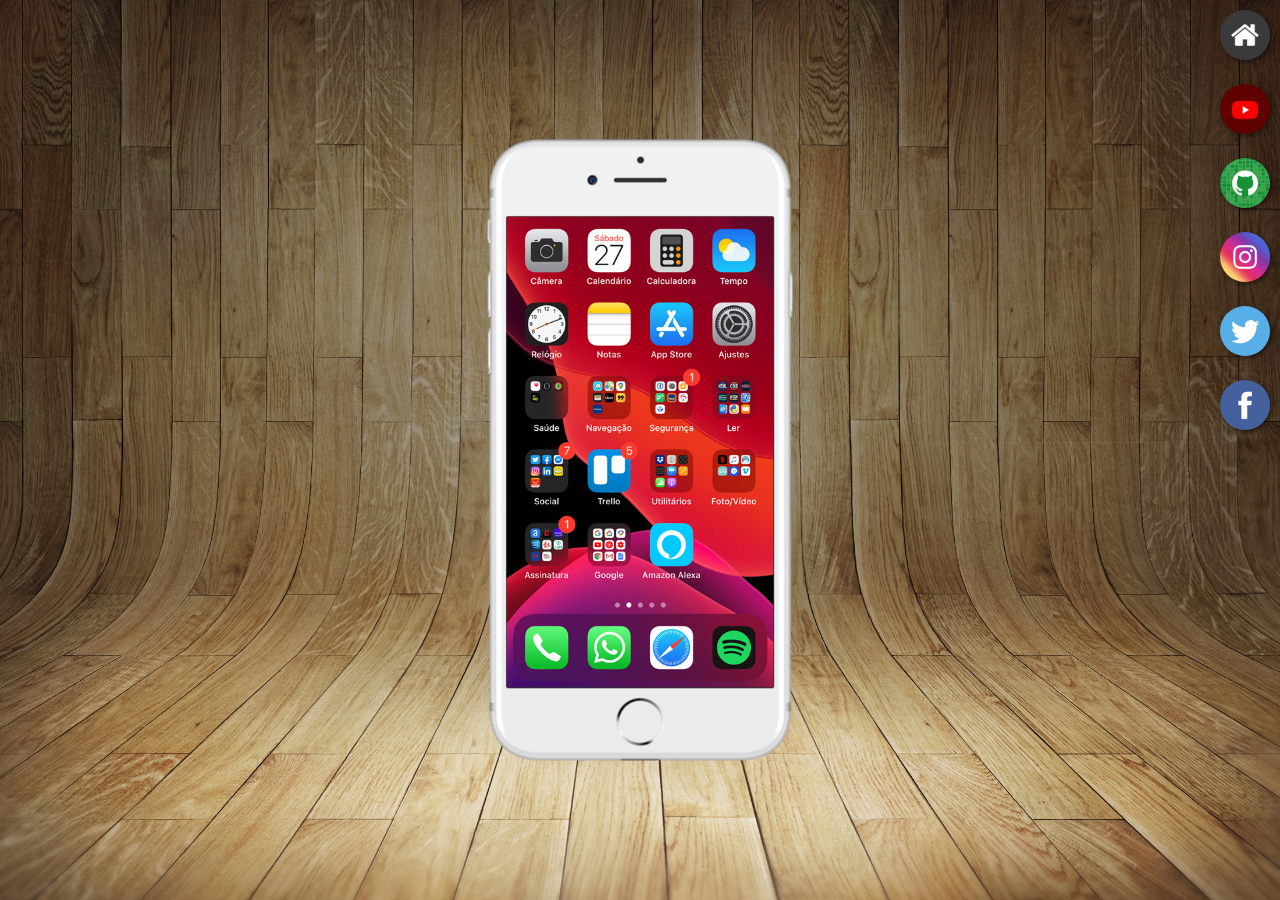
<file: index.html>
<!DOCTYPE html>
<html lang="pt-br">
<head>
    <meta charset="UTF-8">
    <meta http-equiv="X-UA-Compatible" content="IE=edge">
    <meta name="viewport" content="width=device-width, initial-scale=1.0">
    <title>Redes Socias</title>
    <link rel="shortcut icon" href="favicon.ico" type="image/x-icon">
    <link rel="stylesheet" href="estilos/style.css">
</head>
<body>
    <main>
        <section id="telefone">
            <iframe src="home.html" frameborder="0" name="tela" id="tela"></iframe>
        </section>
        <section id="redes-socias">
            <a href="home.html" target="tela"><img src="imagens/logo-home.jpg" alt="Home"></a><br>
            <a href="youtube.html" target="tela"><img src="imagens/logo-youtube.jpg" alt="Youtube"></a><br>
            <a href="github.html" target="tela"><img src="imagens/logo-github.jpg" alt="Github"></a><br>
            <a href="instagram.html" target="tela"><img src="imagens/logo-instagram.jpg" alt="Instagram"></a><br>
            <a href="twitter.html" target="tela"><img src="imagens/logo-twitter.jpg" alt="Twitter"></a><br>
            <a href="facebook.html" target="tela"><img src="imagens/logo-facebook.jpg" alt="Facebook"></a>
        </section>
    </main>
</body>
</html>
</file>
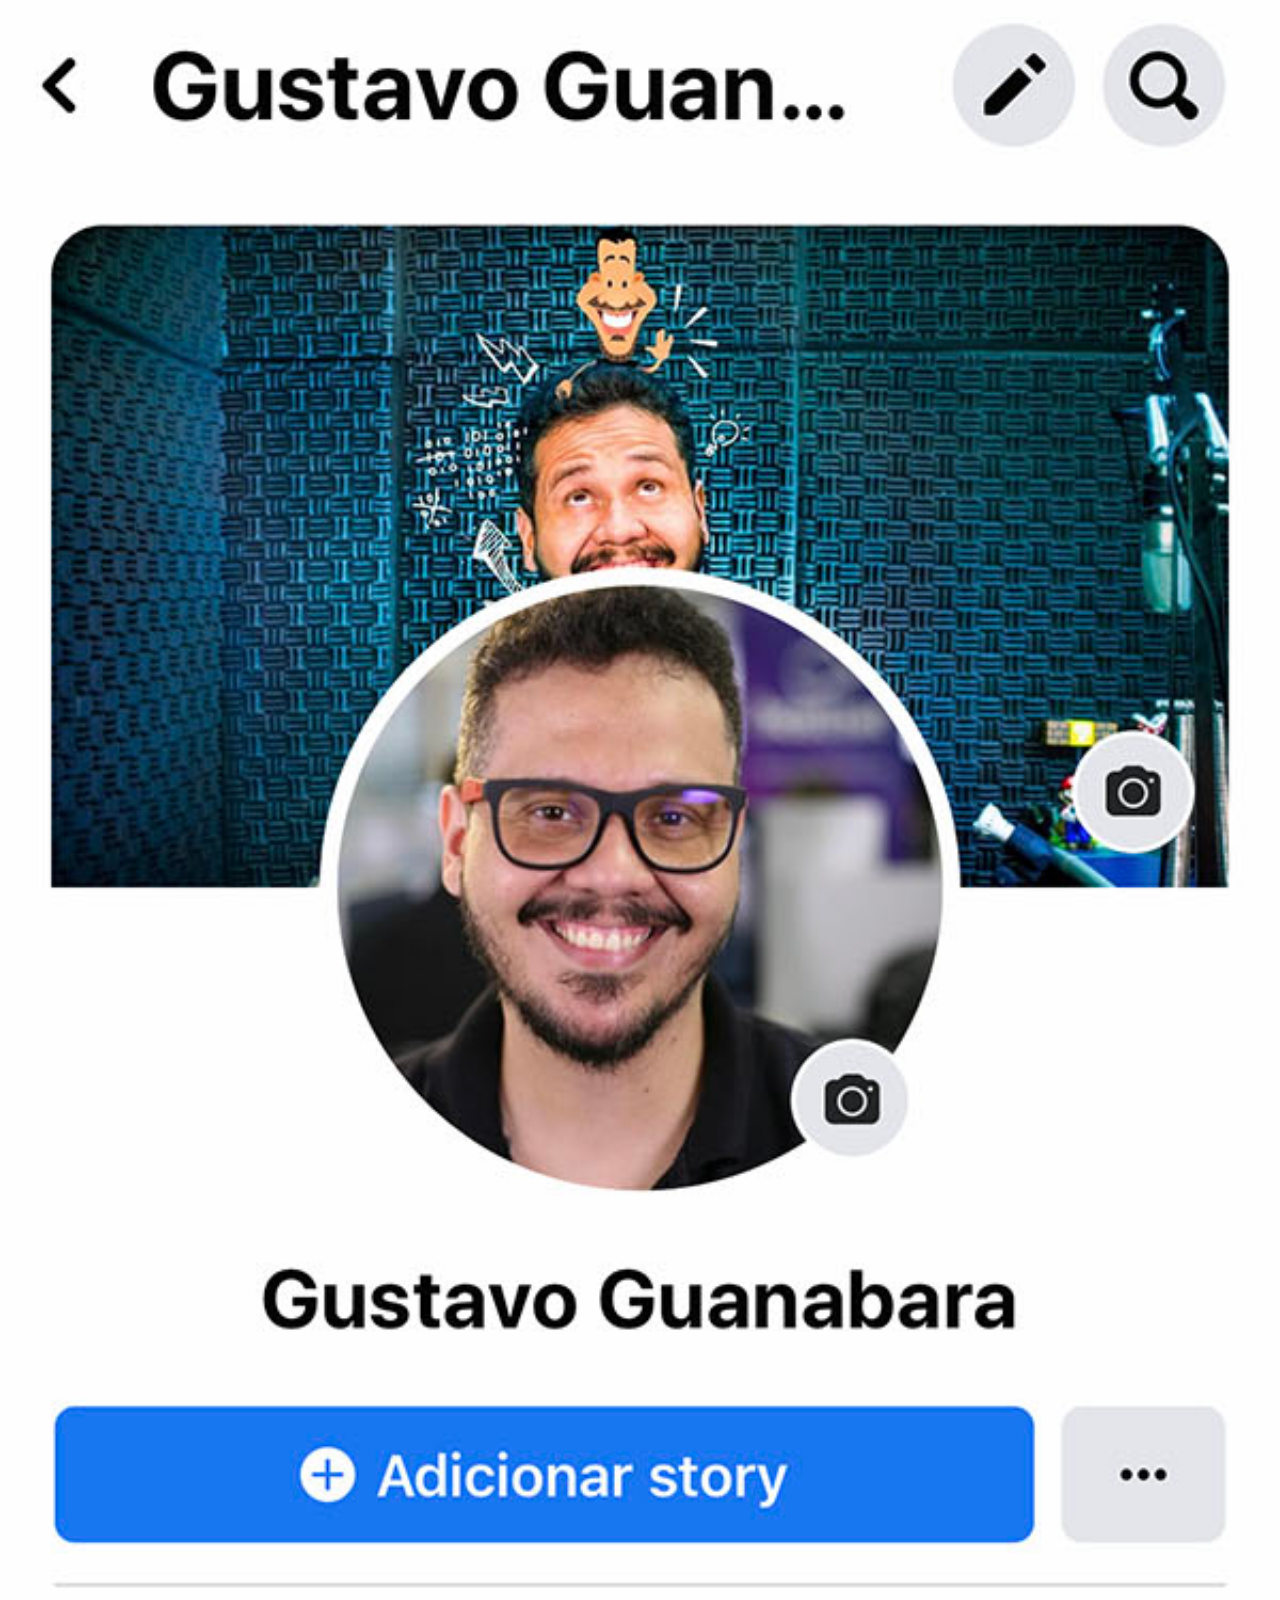
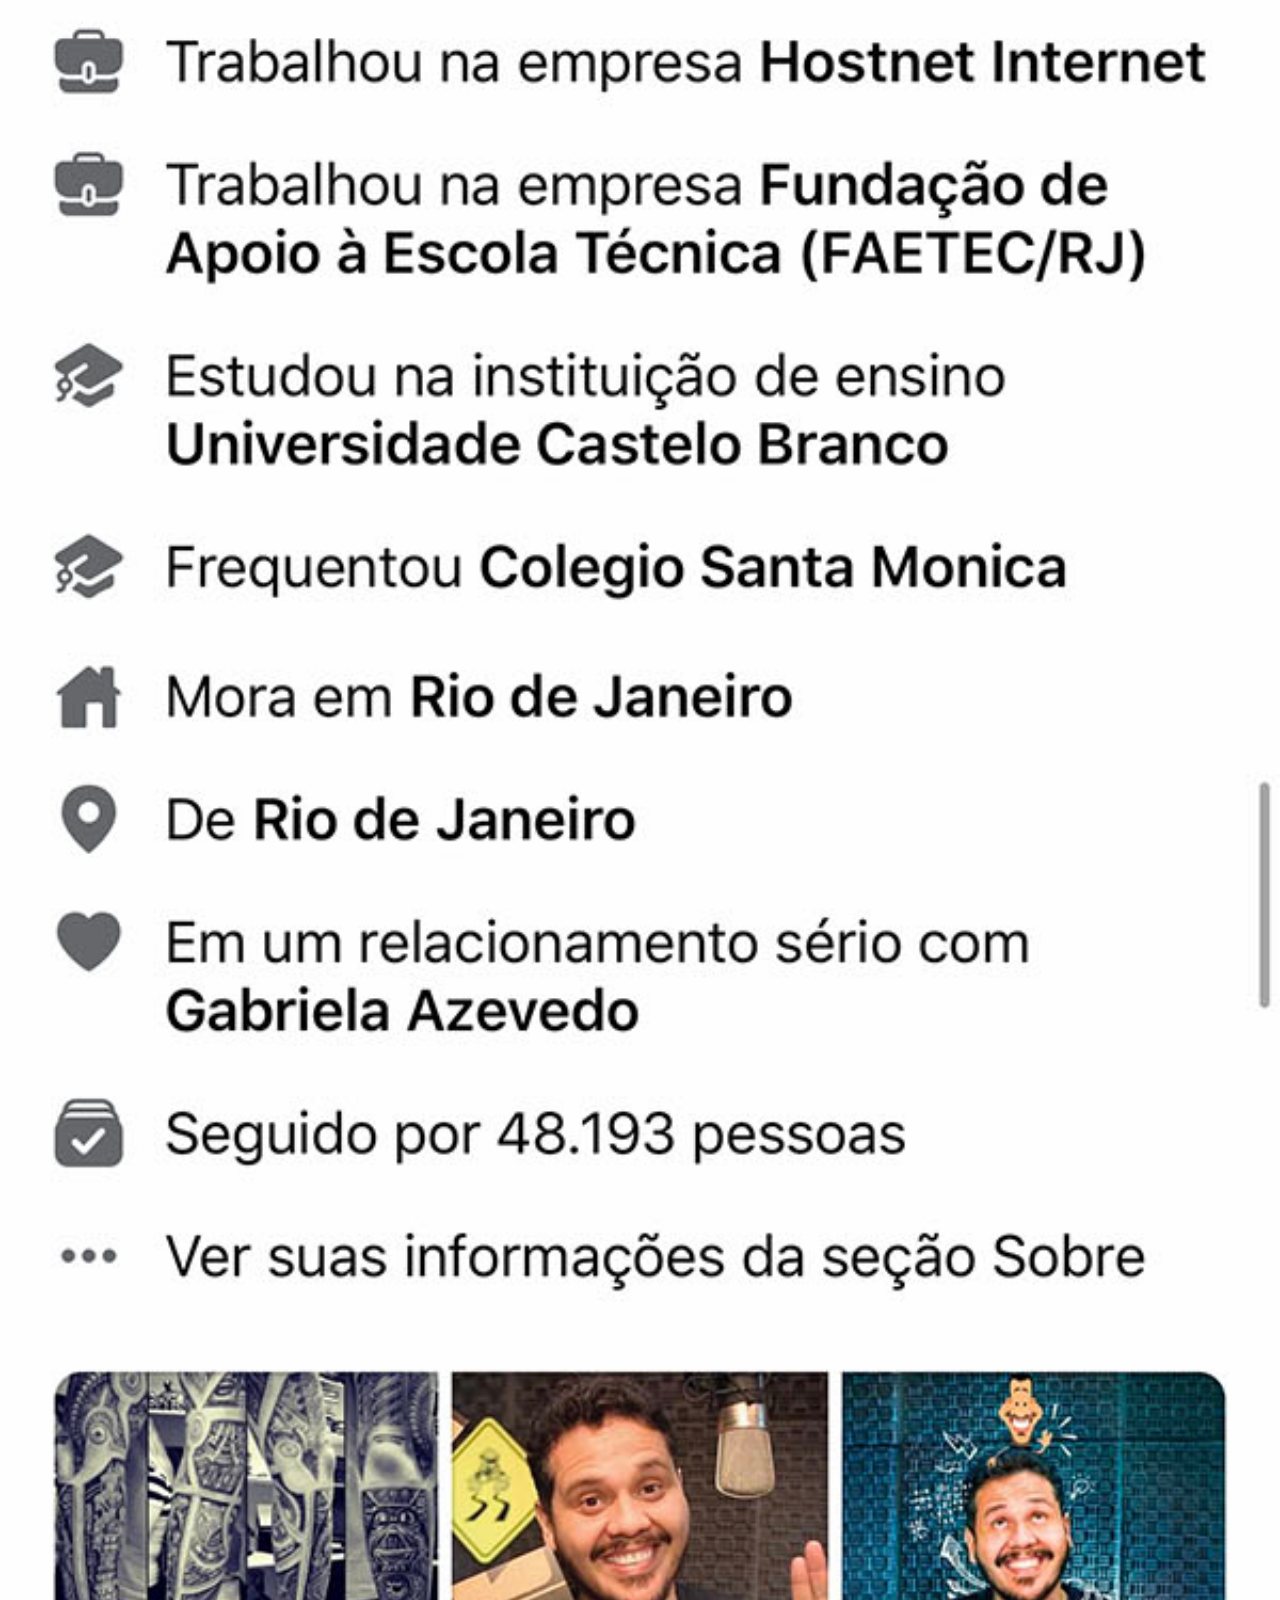
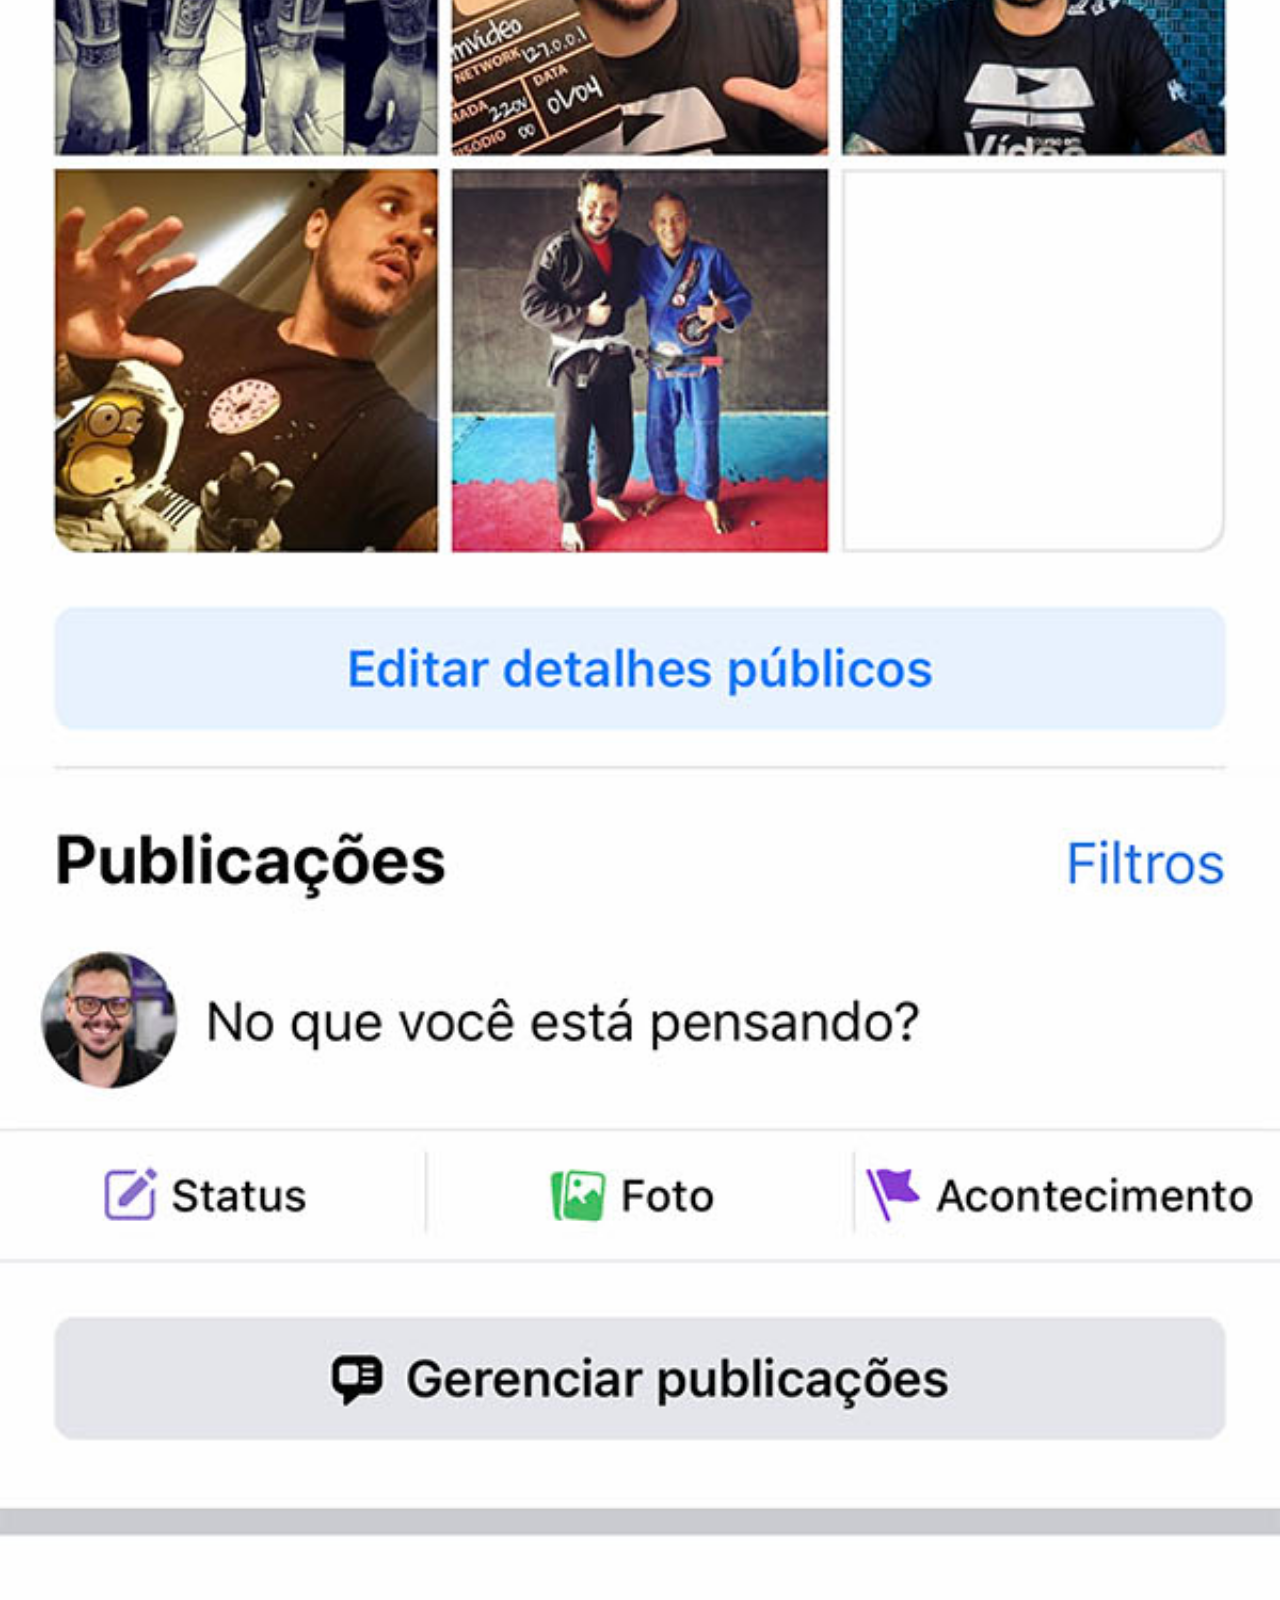
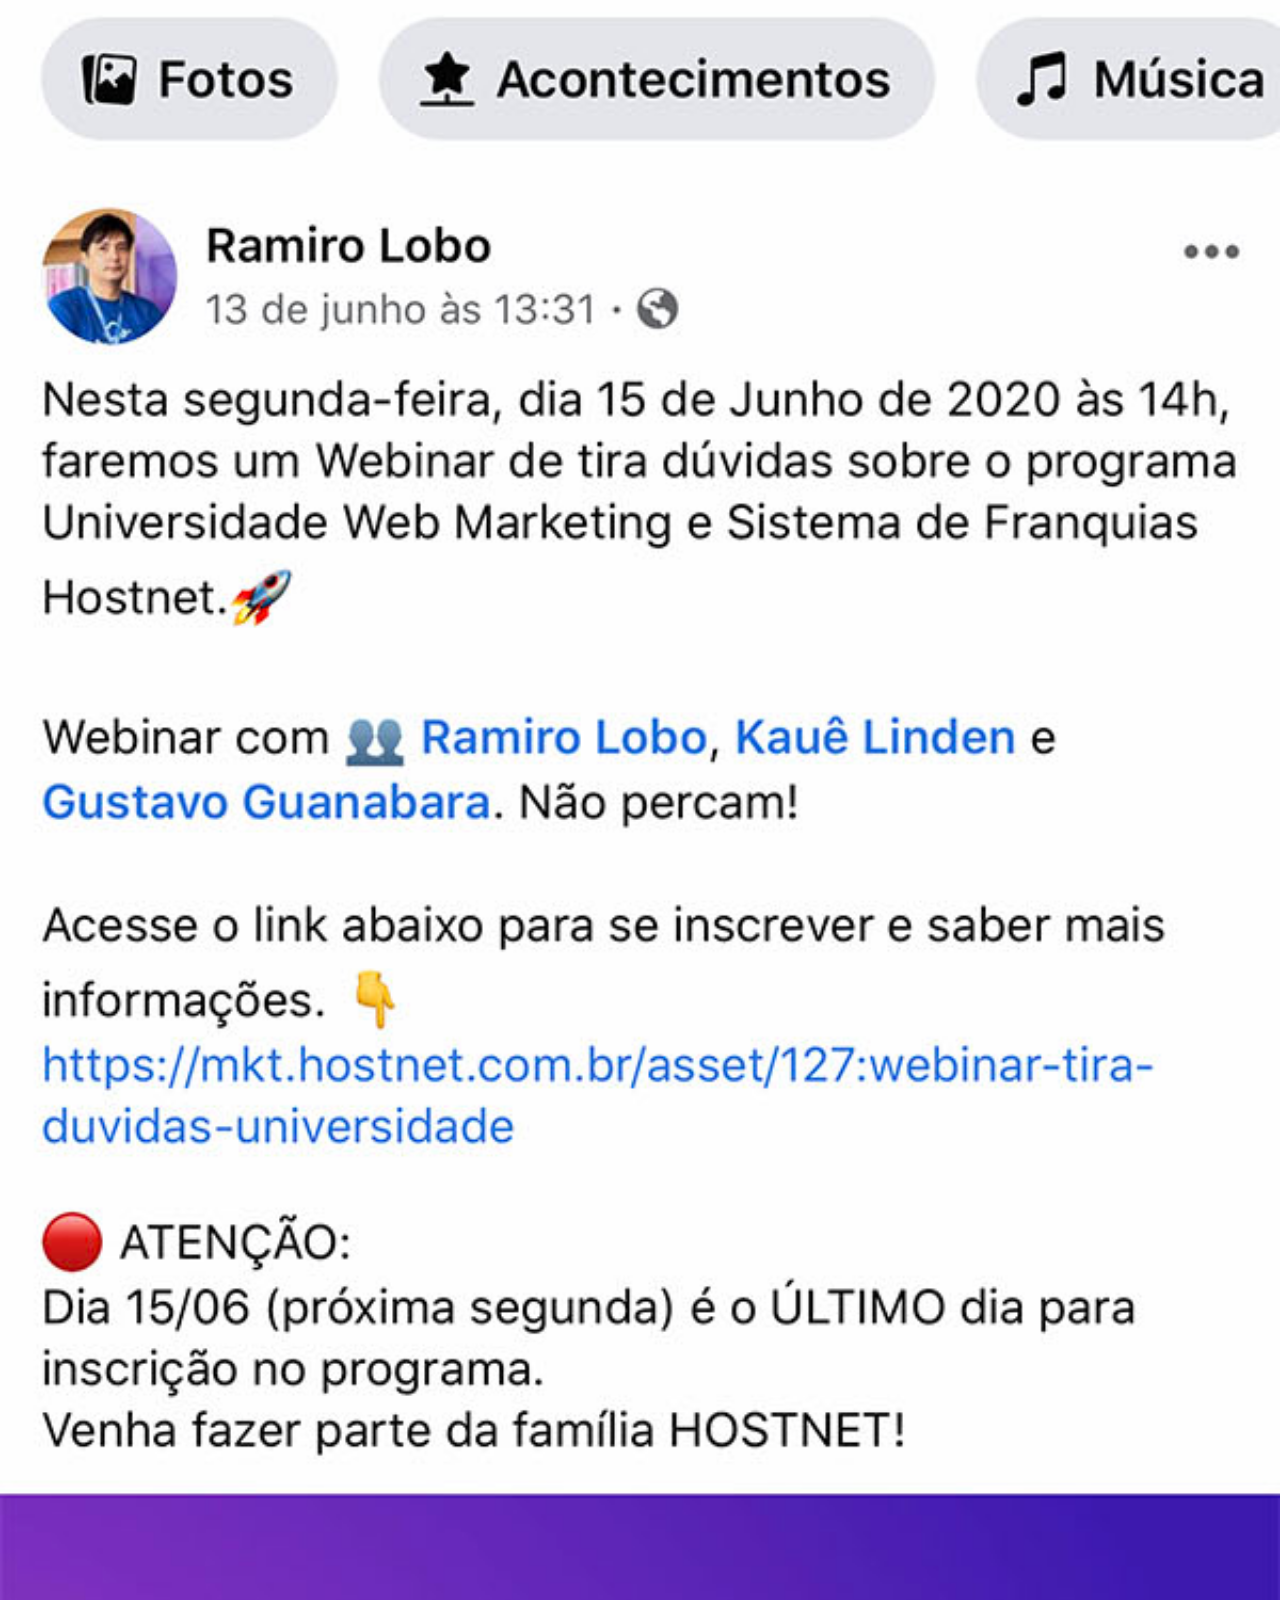
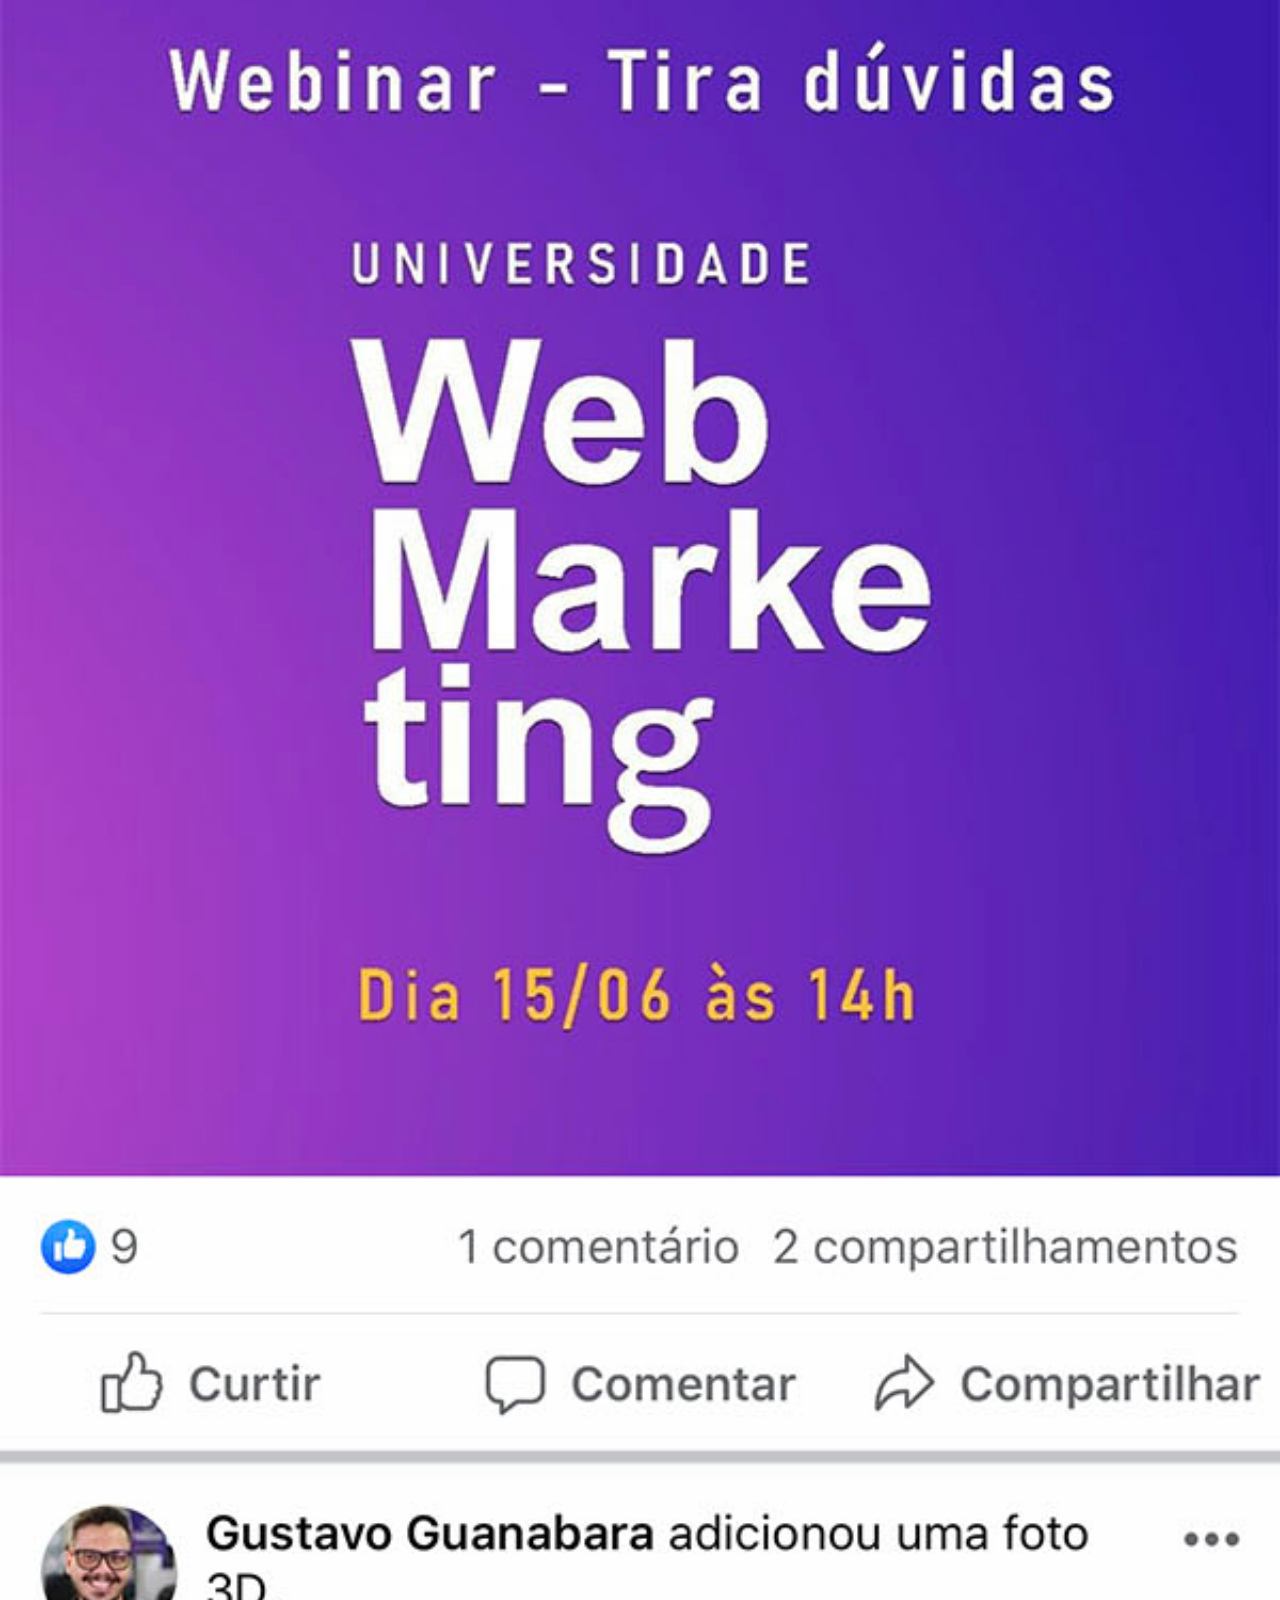
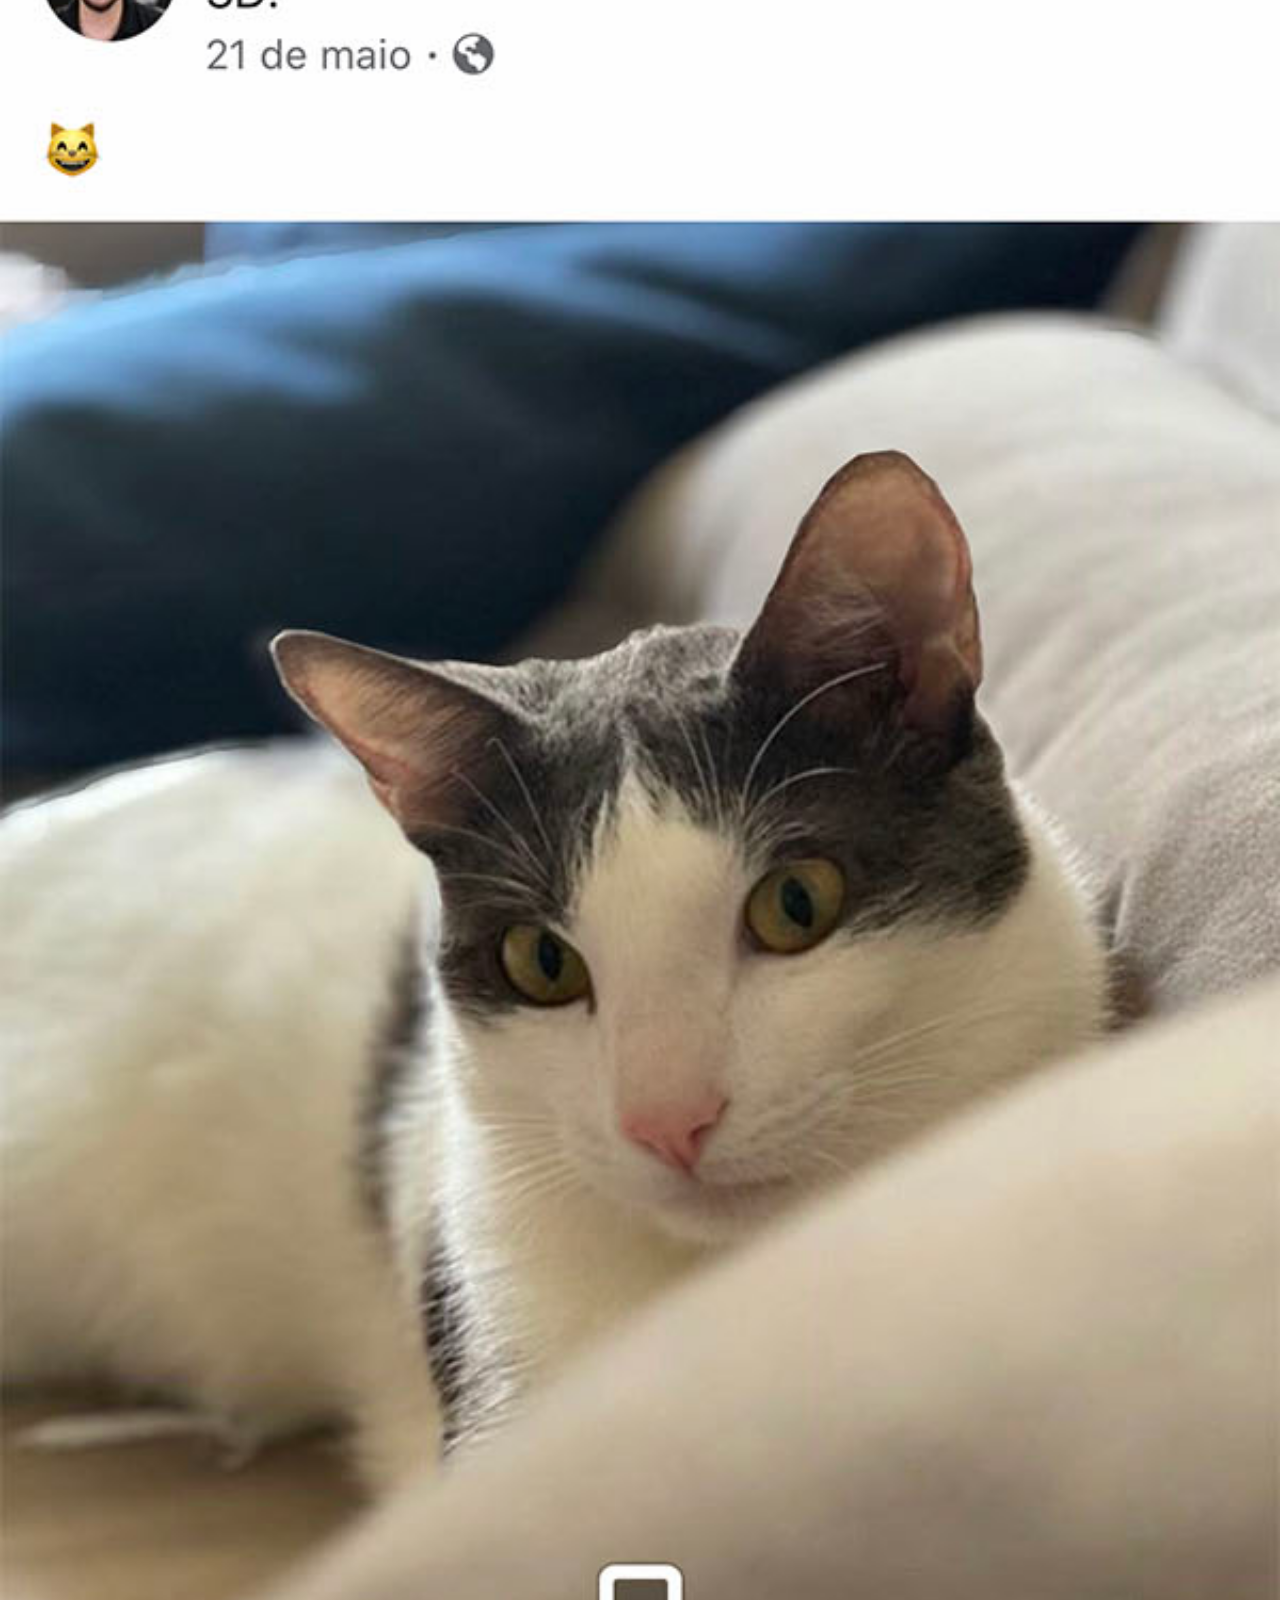
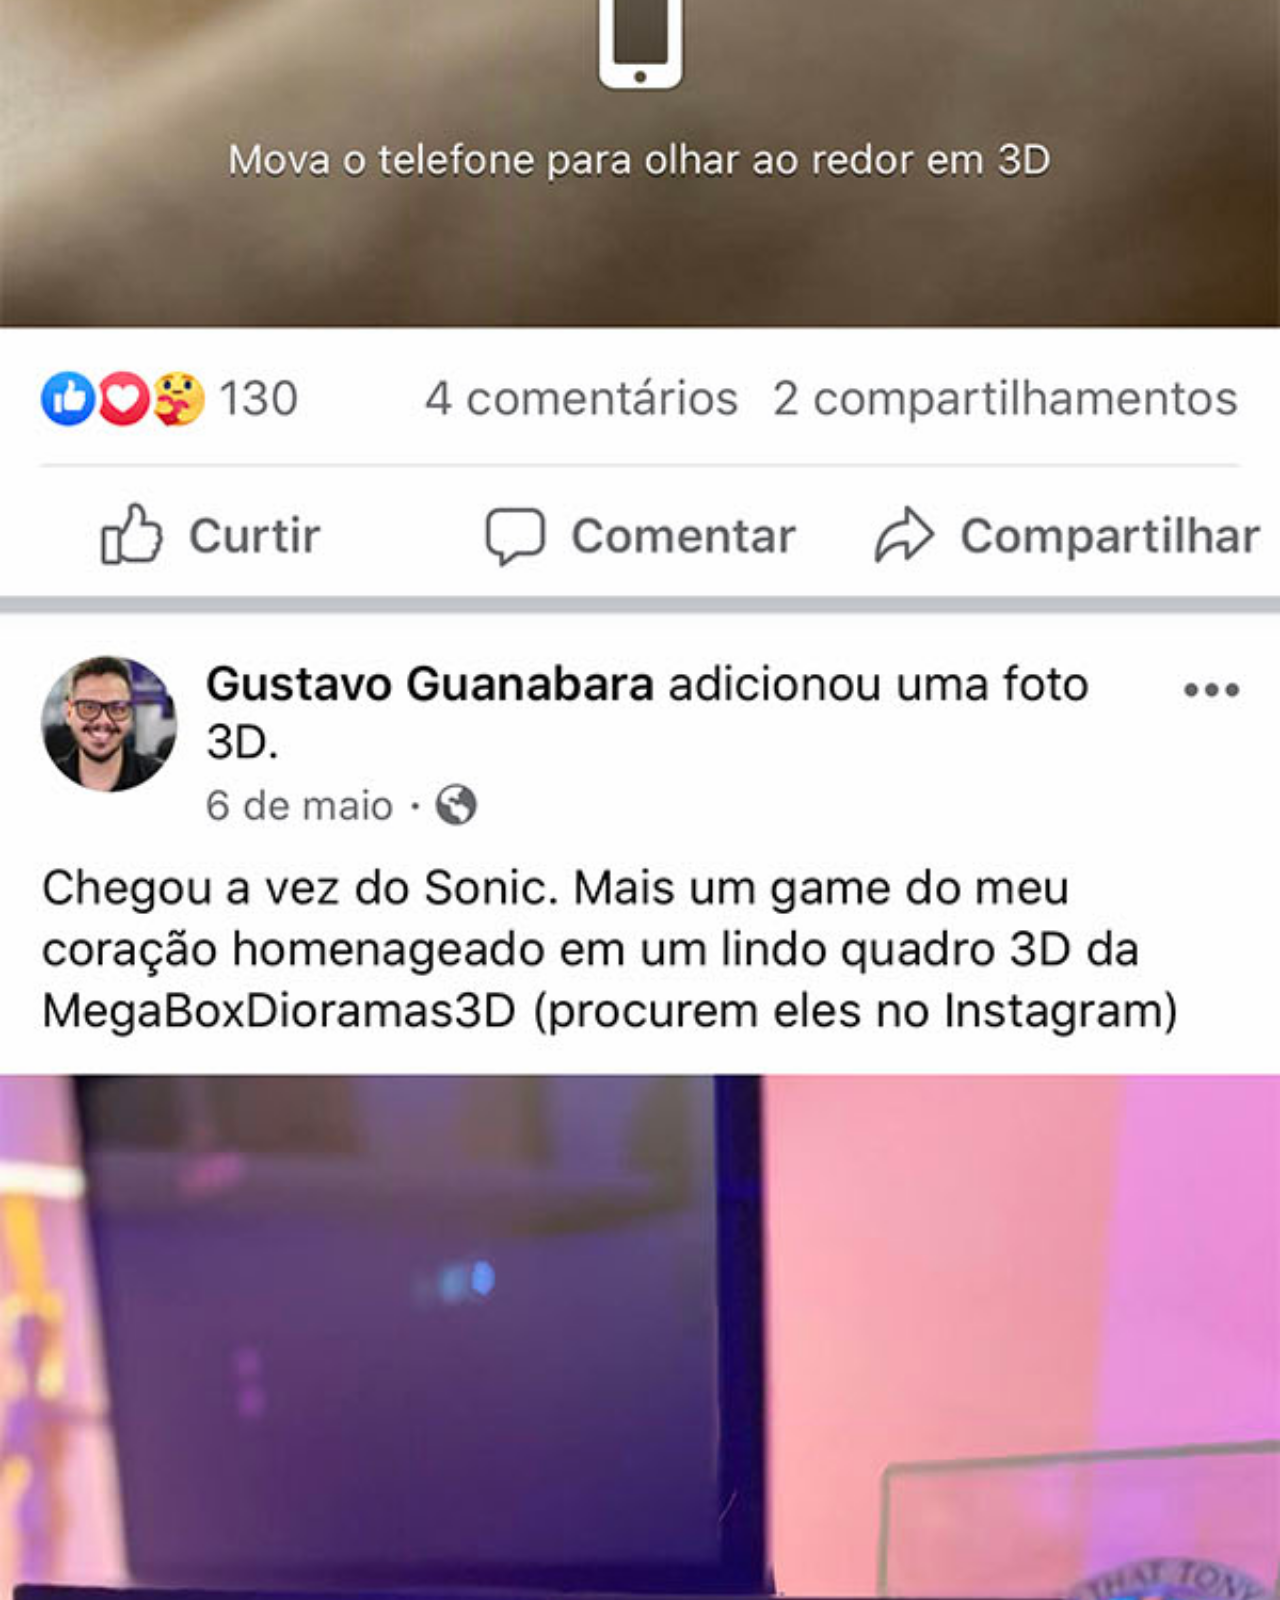
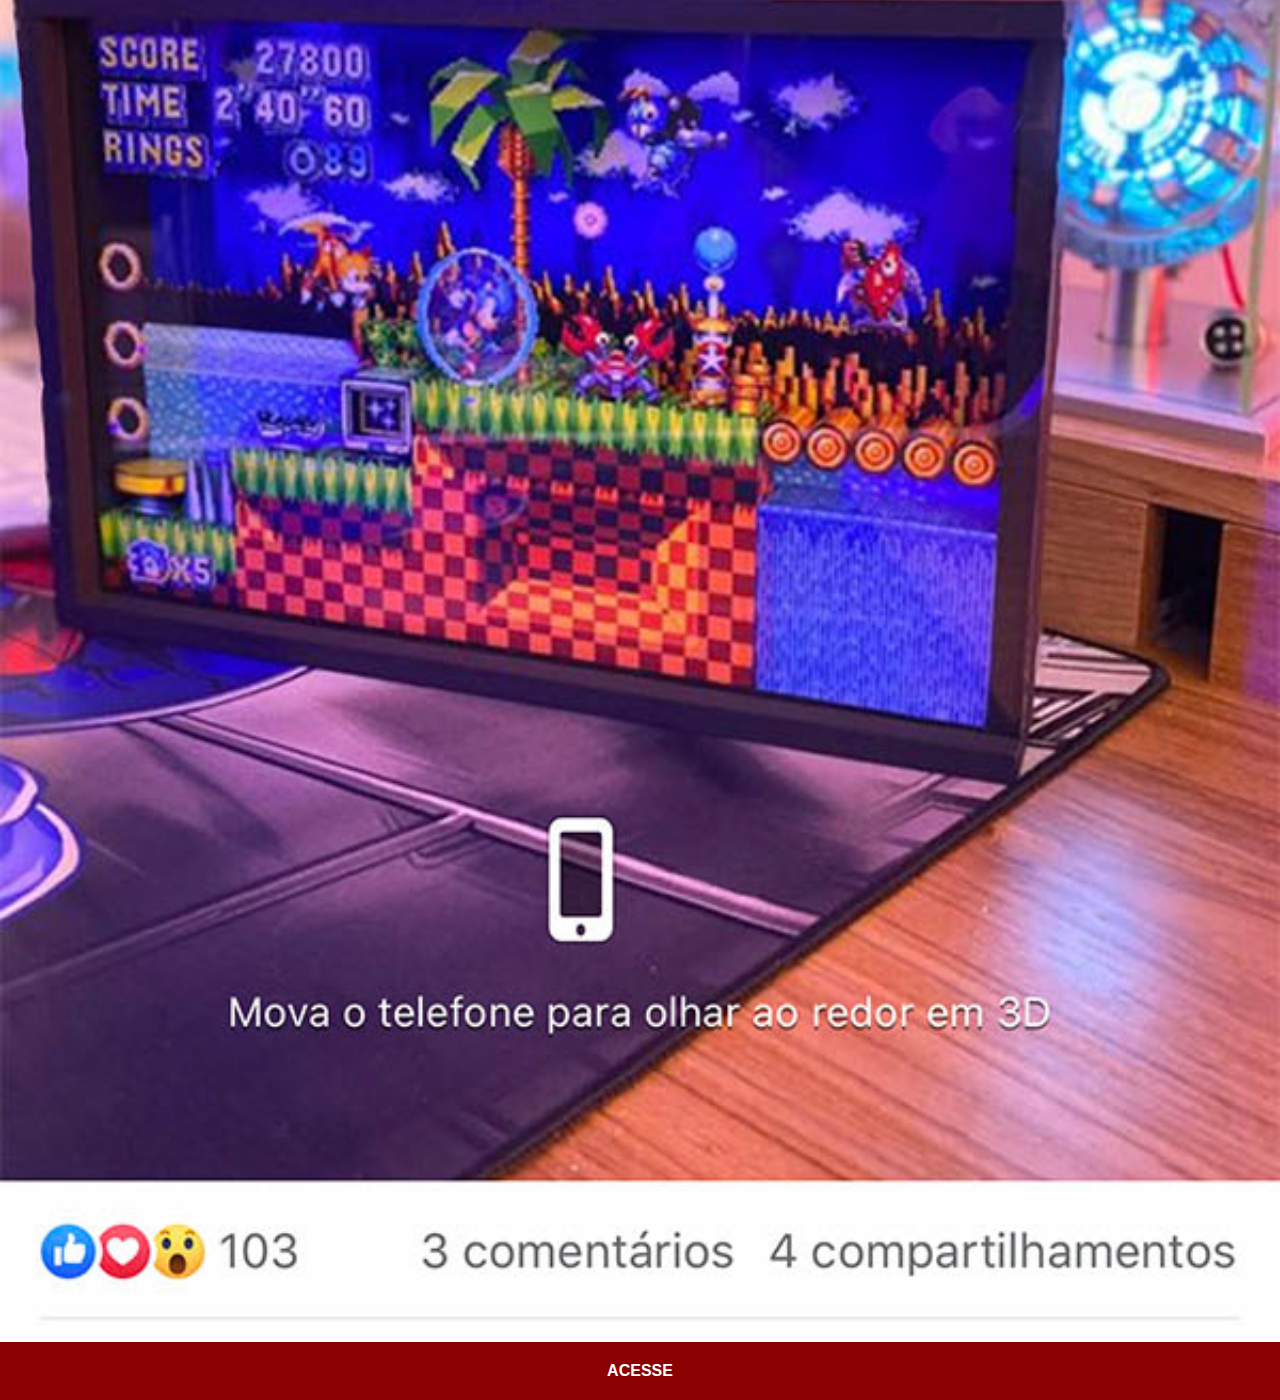
<file: facebook.html>
<!DOCTYPE html>
<html lang="pt-br">
<head>
    <meta charset="UTF-8">
    <meta http-equiv="X-UA-Compatible" content="IE=edge">
    <meta name="viewport" content="width=device-width, initial-scale=1.0">
    <title>Facebook</title>
    <link rel="stylesheet" href="estilos/social.css">
</head>
<body>
    <img src="imagens/tela-facebook.jpg" alt="Twitter">
    <a href="https://www.facebook.com/gustavoguanabara" target="_blank">ACESSE</a>
</body>
</html>
</file>
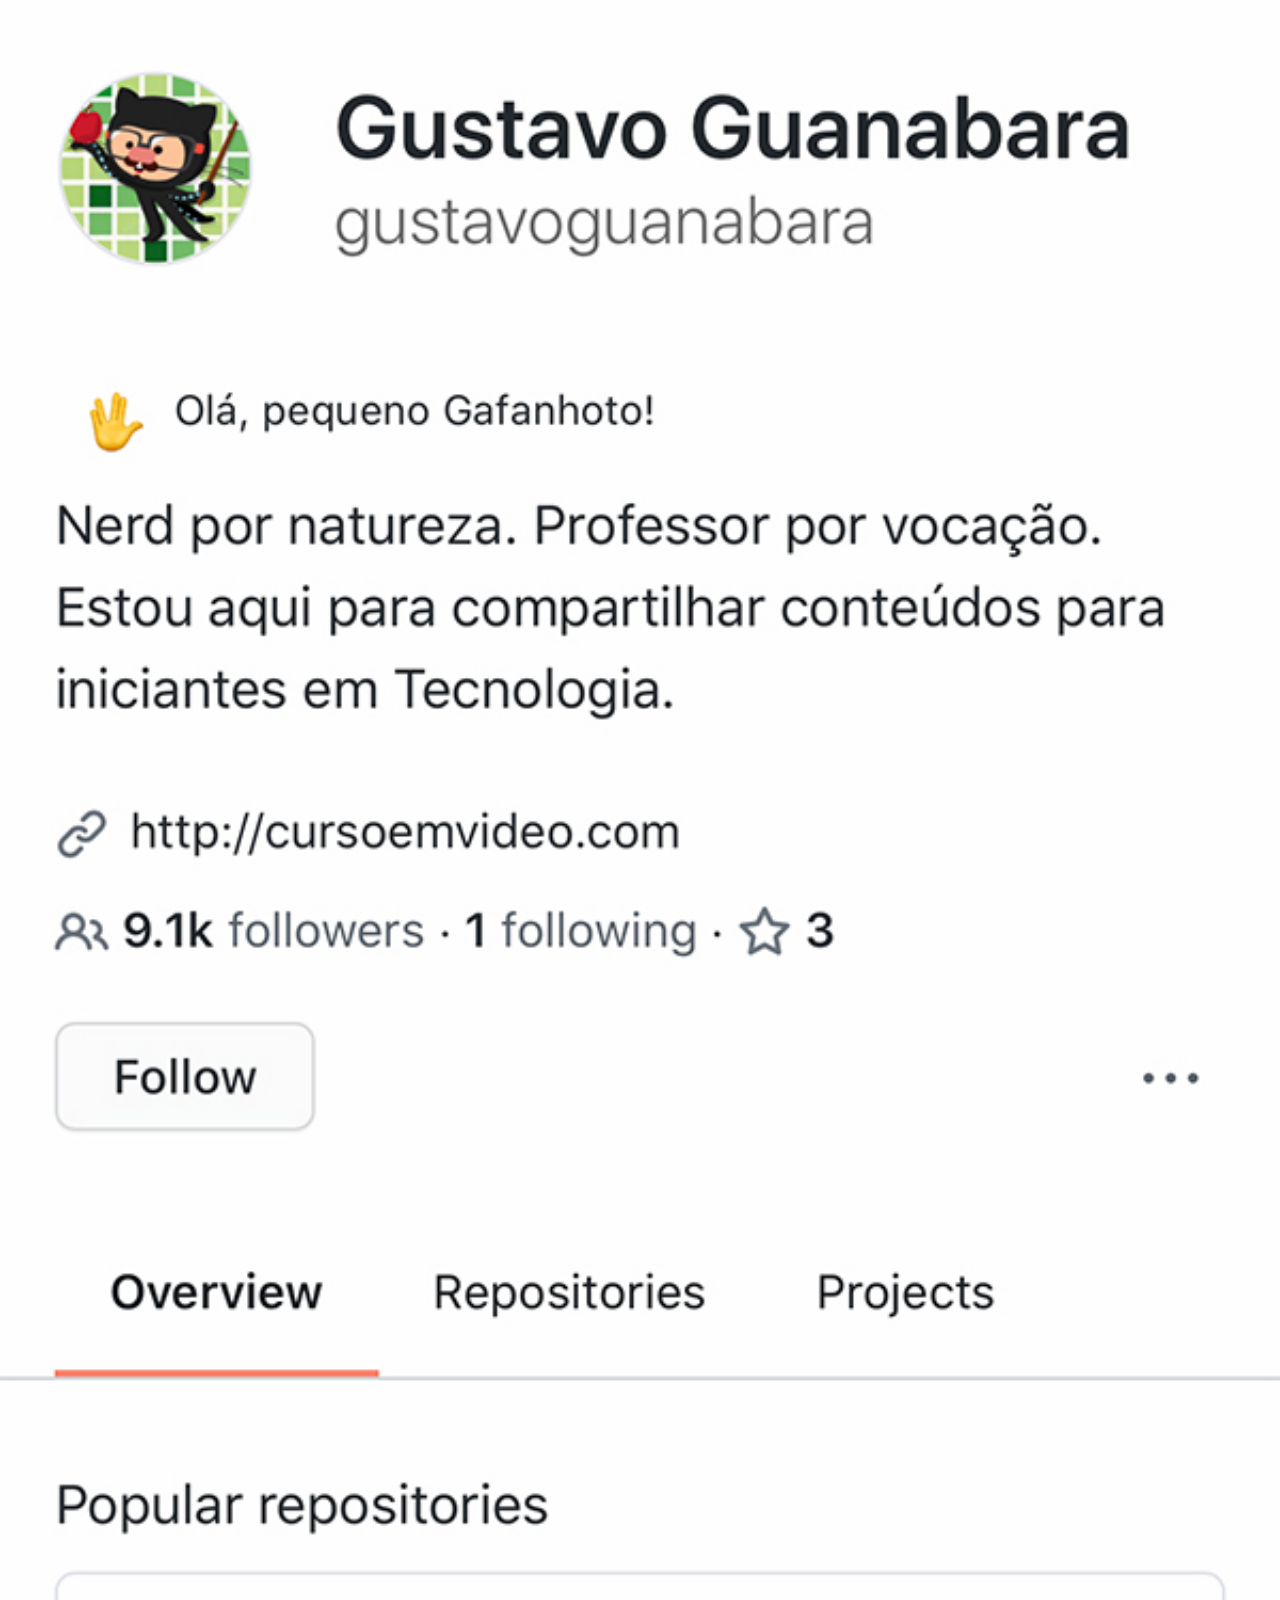
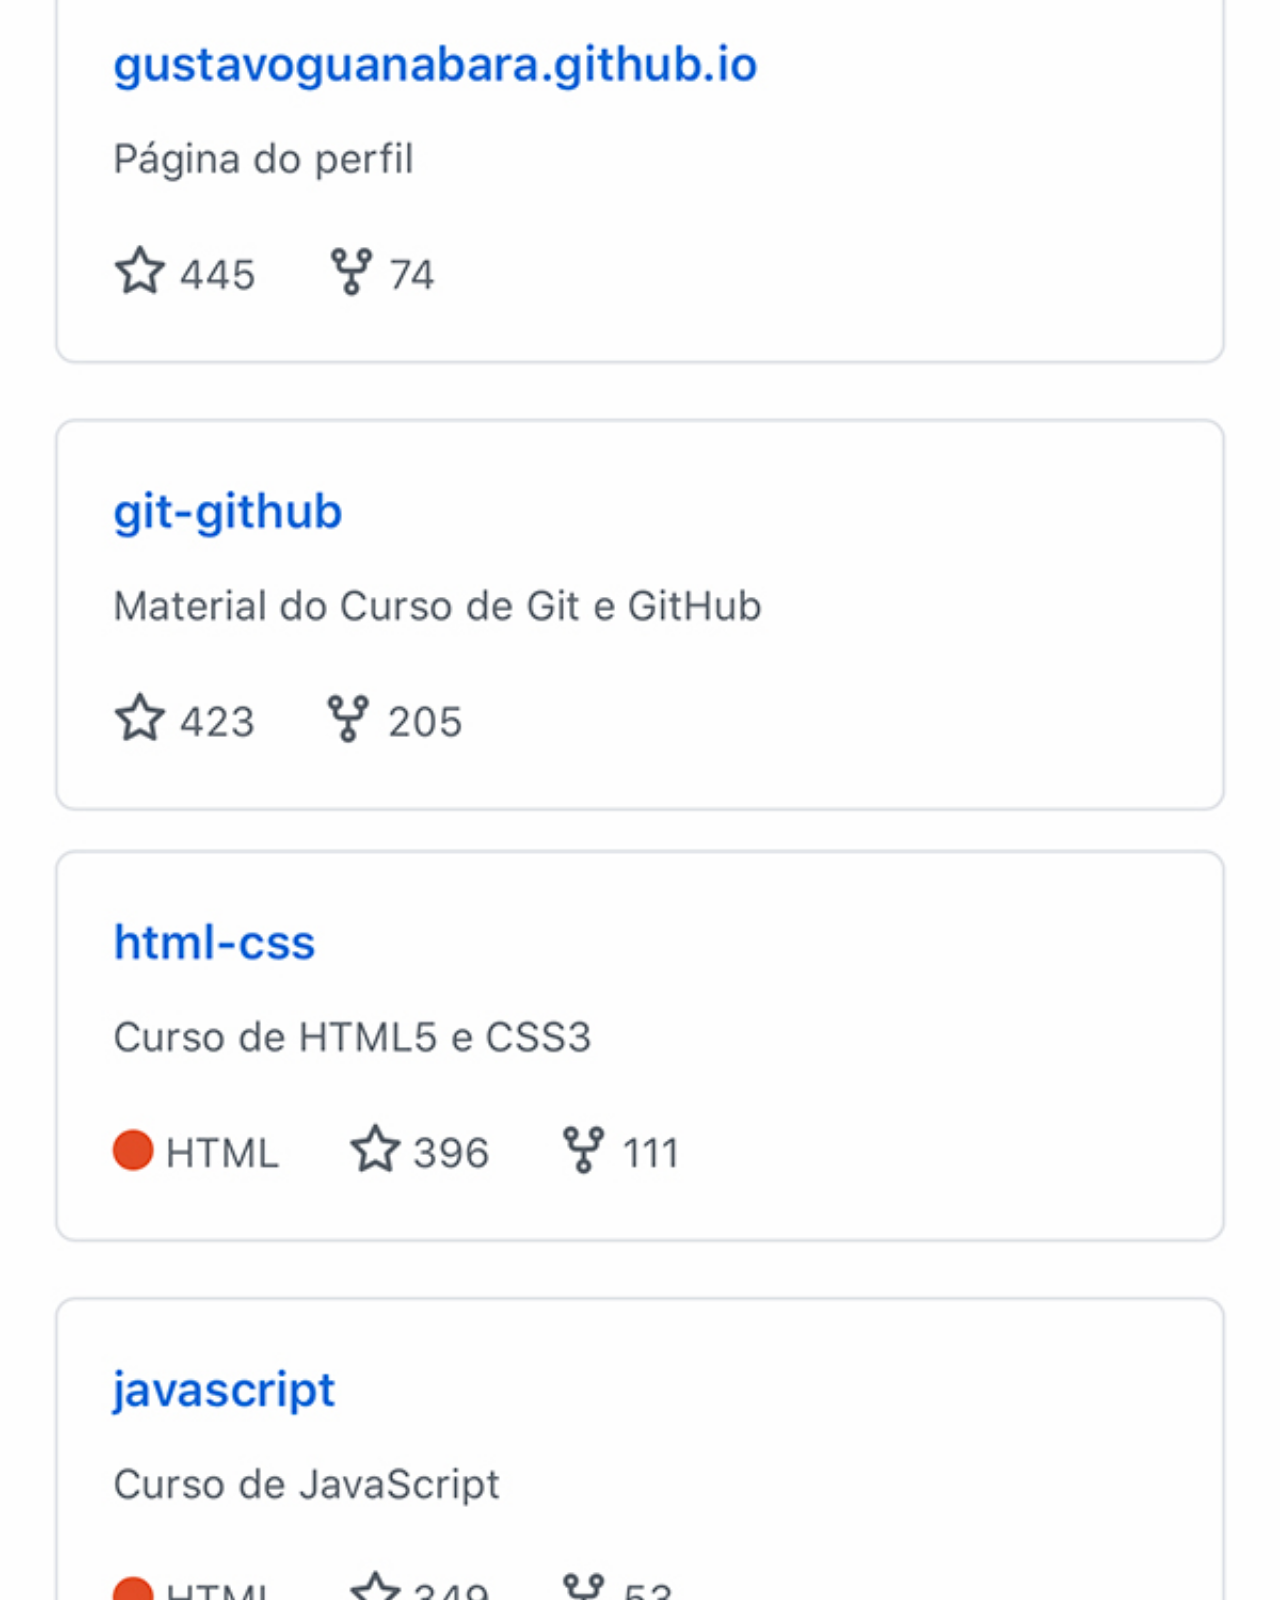
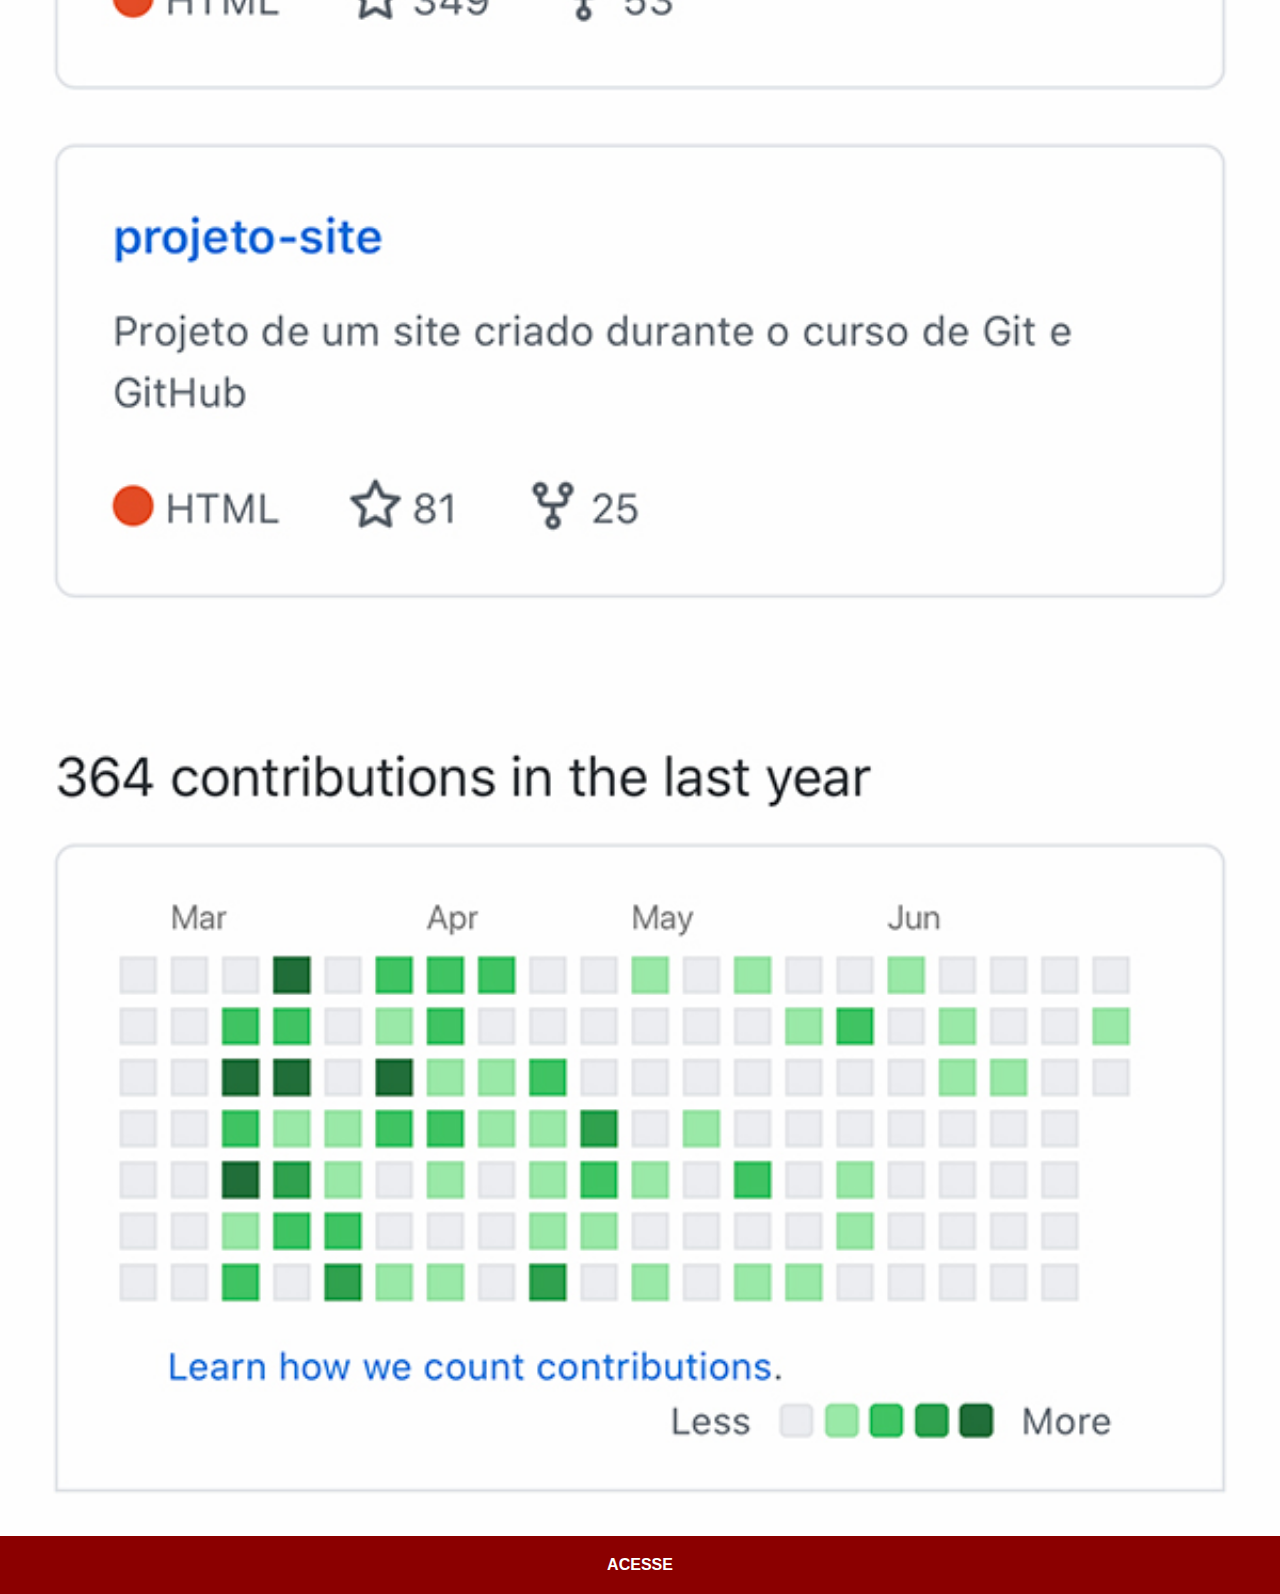
<file: github.html>
<!DOCTYPE html>
<html lang="pt-br">
<head>
    <meta charset="UTF-8">
    <meta http-equiv="X-UA-Compatible" content="IE=edge">
    <meta name="viewport" content="width=device-width, initial-scale=1.0">
    <title>Github</title>
    <link rel="stylesheet" href="estilos/social.css">
</head>
<body>
    <img src="imagens/tela-github.jpg" alt="Github">
    <a href="https://github.com/professorguanabara" target="_blank">ACESSE</a>
</body>
</html>
</file>
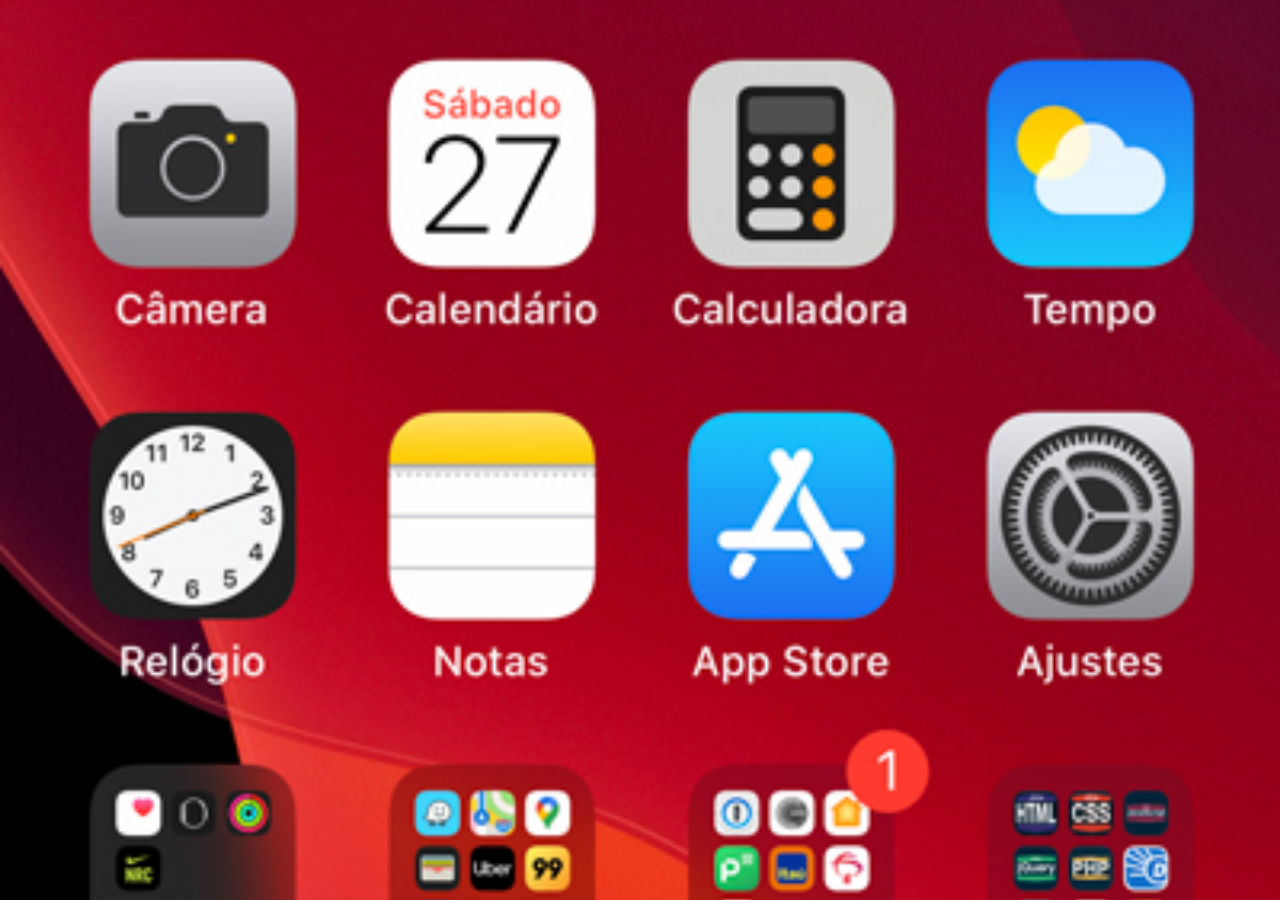
<file: home.html>
<!DOCTYPE html>
<html lang="pt-br">
<head>
    <meta charset="UTF-8">
    <meta http-equiv="X-UA-Compatible" content="IE=edge">
    <meta name="viewport" content="width=device-width, initial-scale=1.0">
    <title>Home</title>
    <style>
        * {
            padding: 0px;
            margin: 0px;
        }

        body {
            width: 100vw;
            height: 100vh;
            background-color: black;
            background-image: url(imagens/tela-home.jpg);
            background-repeat: no-repeat;
            background-position: top center;
            background-size: cover;
        }
    </style>
</head>
<body>
    
</body>
</html>
</file>
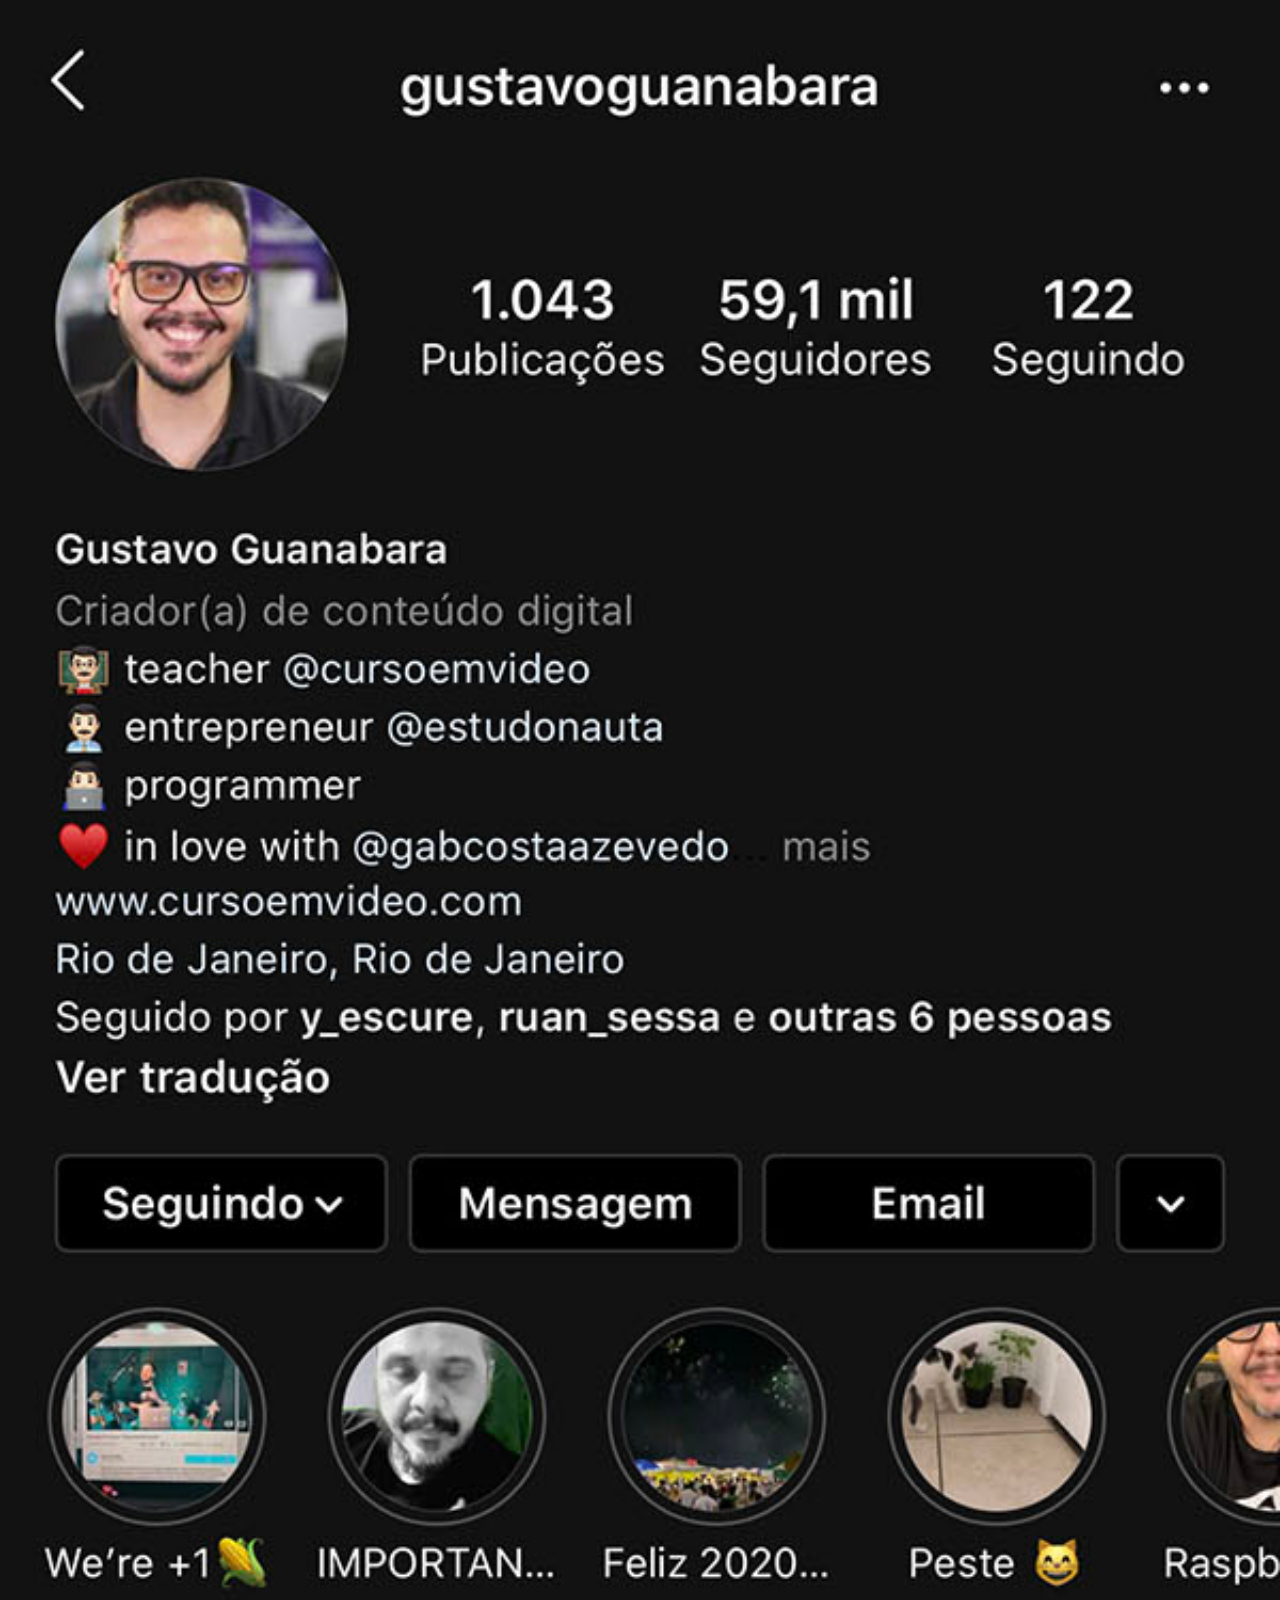
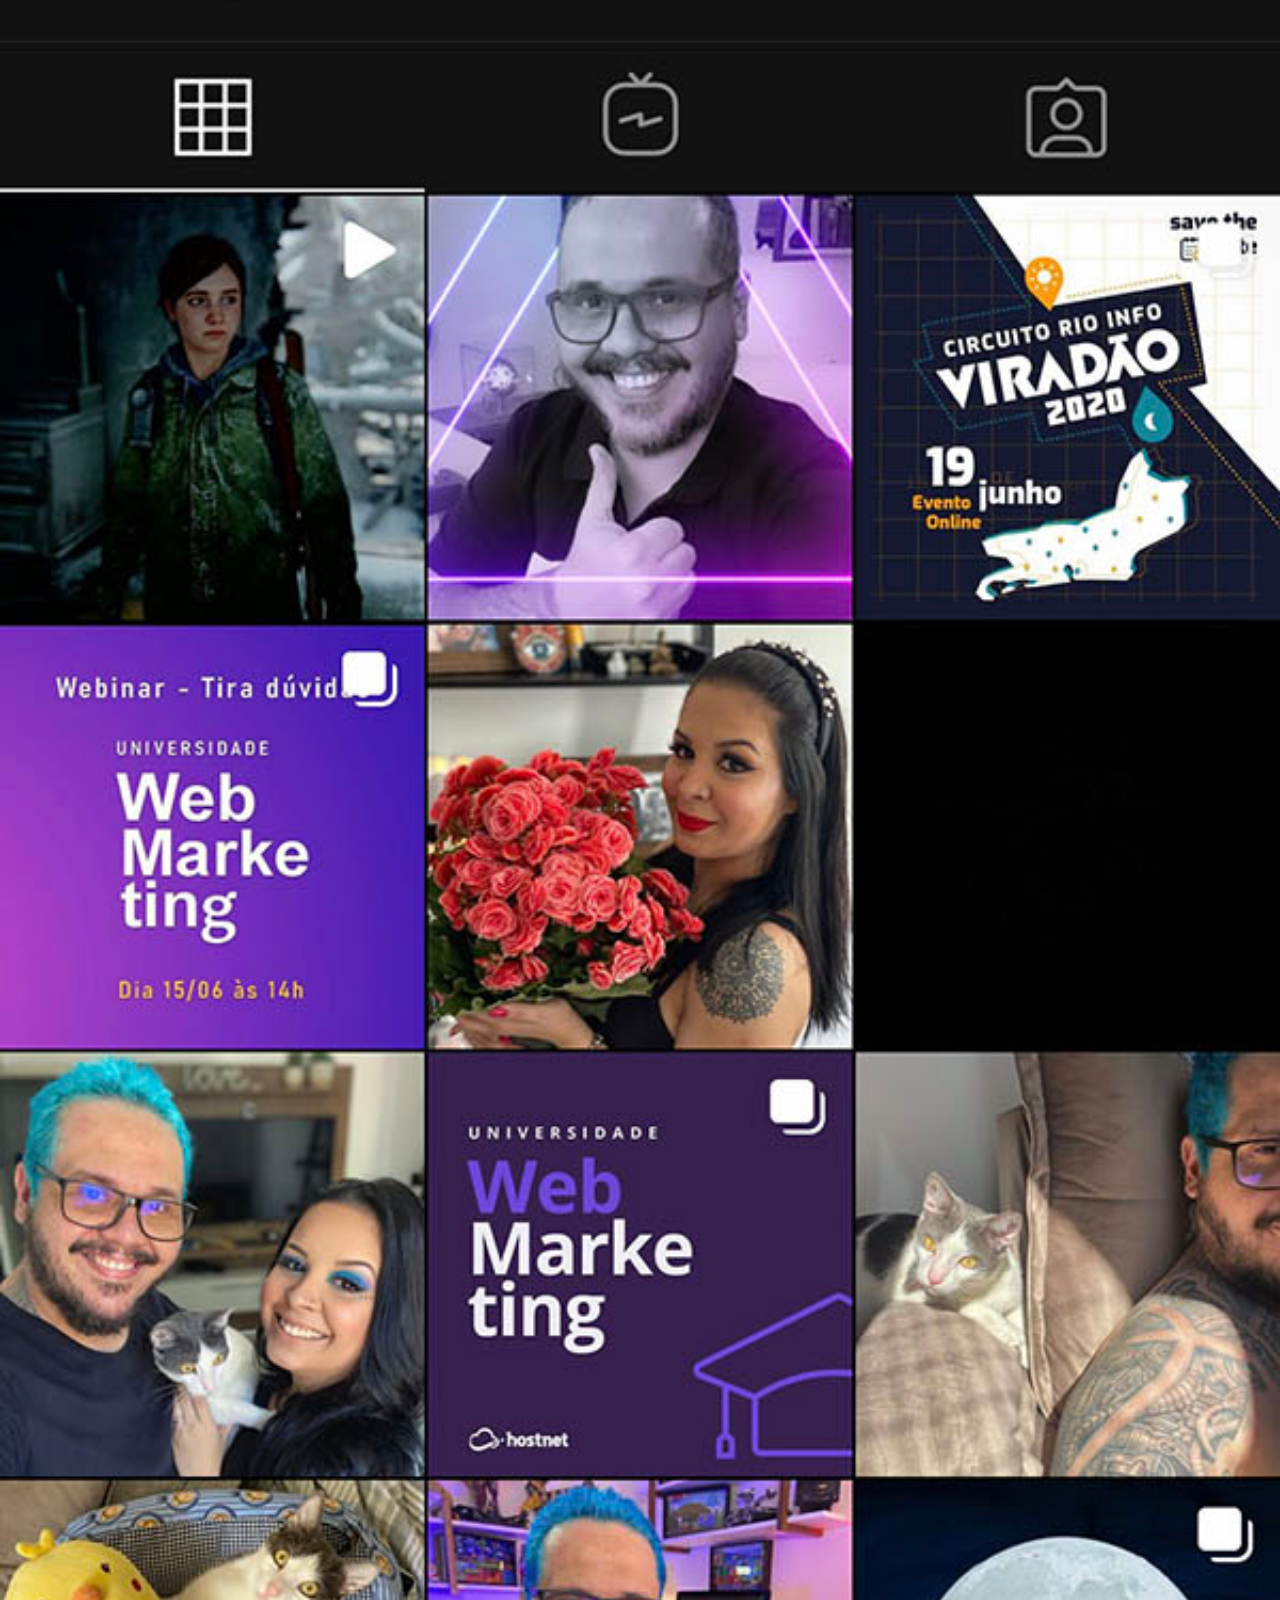
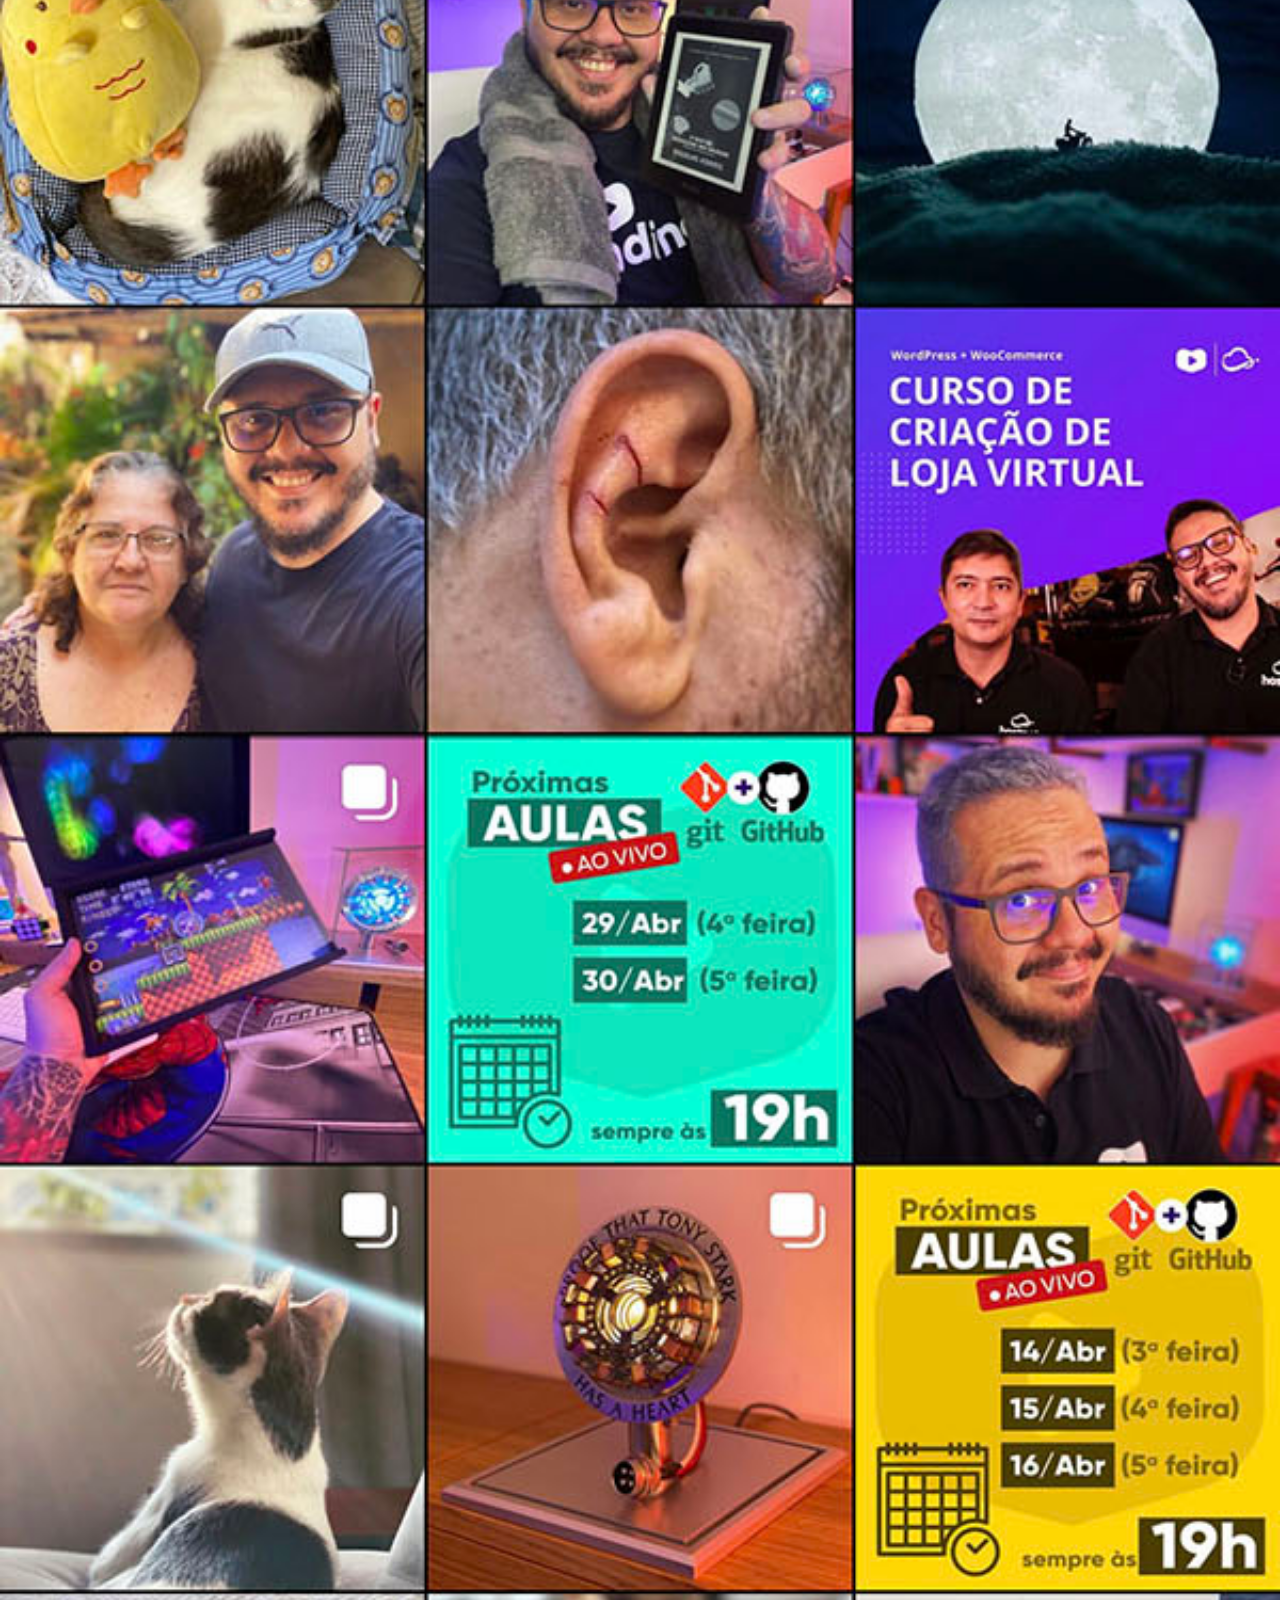
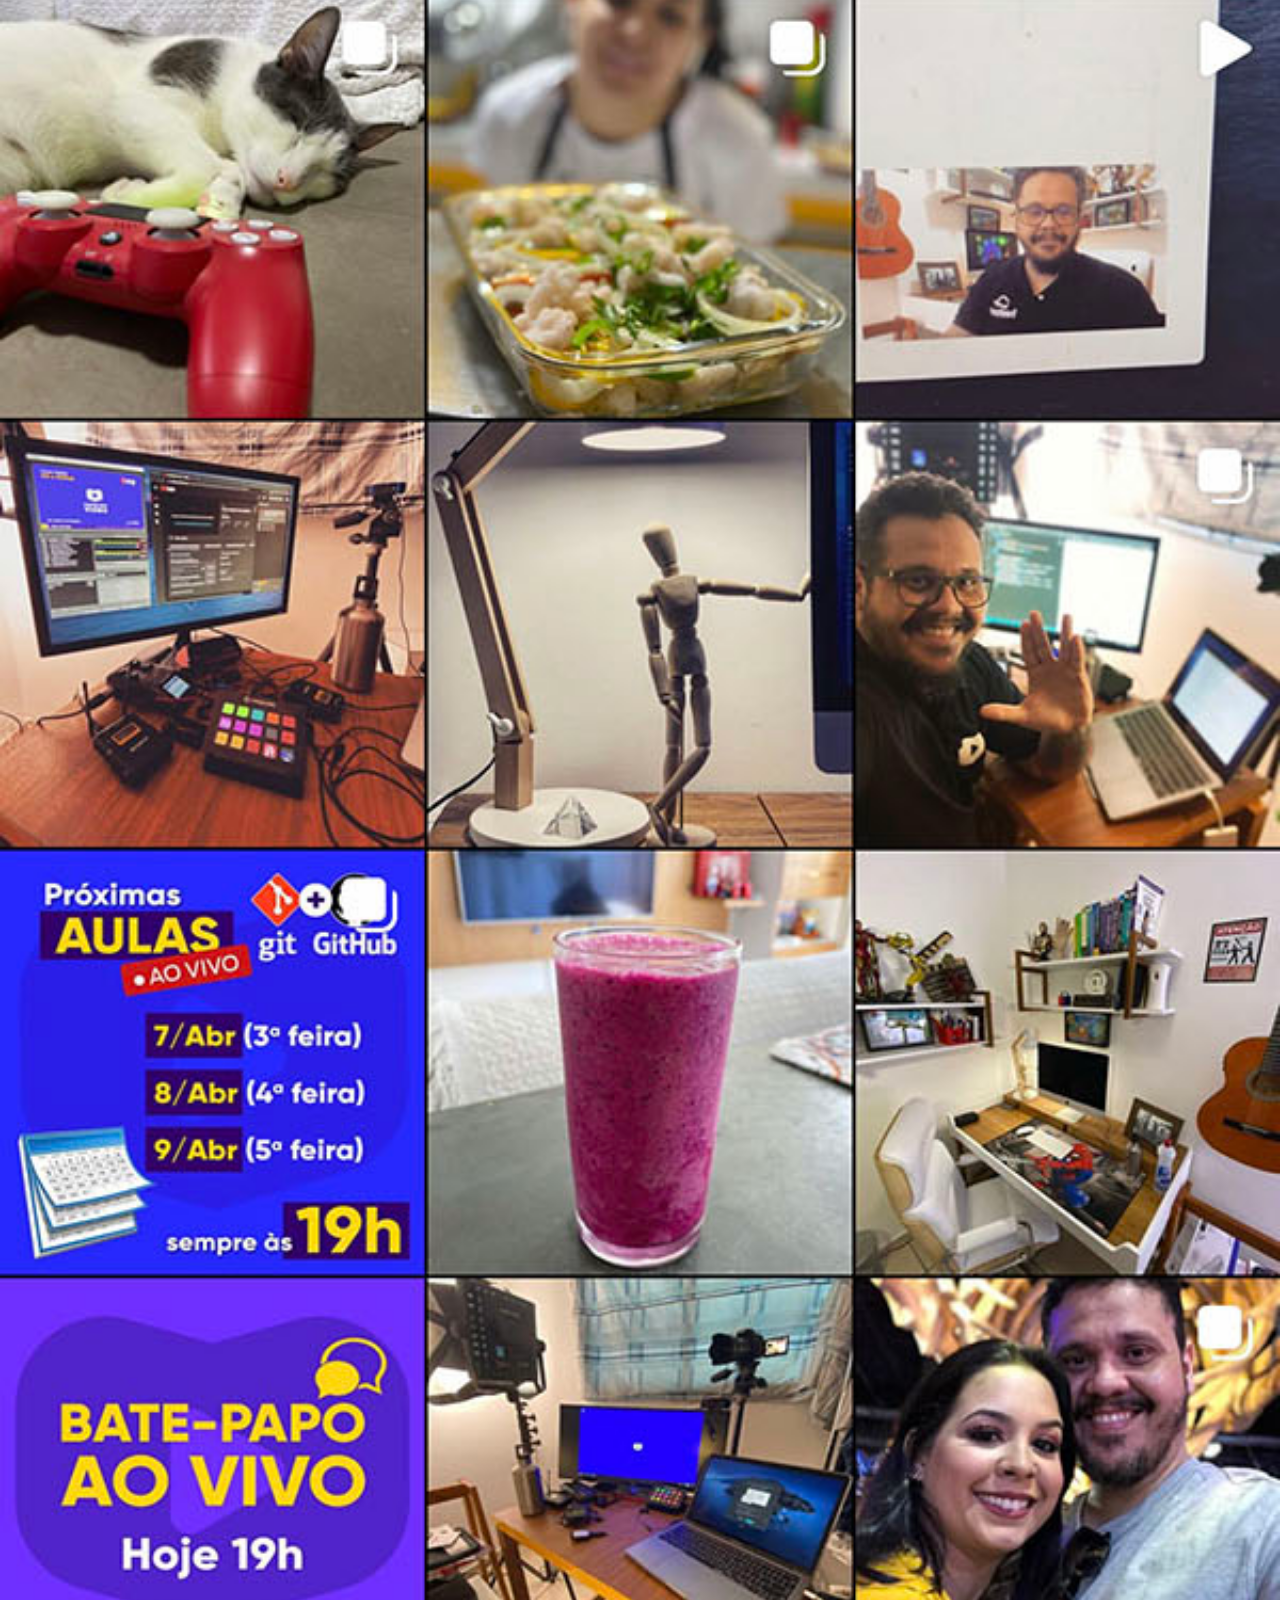
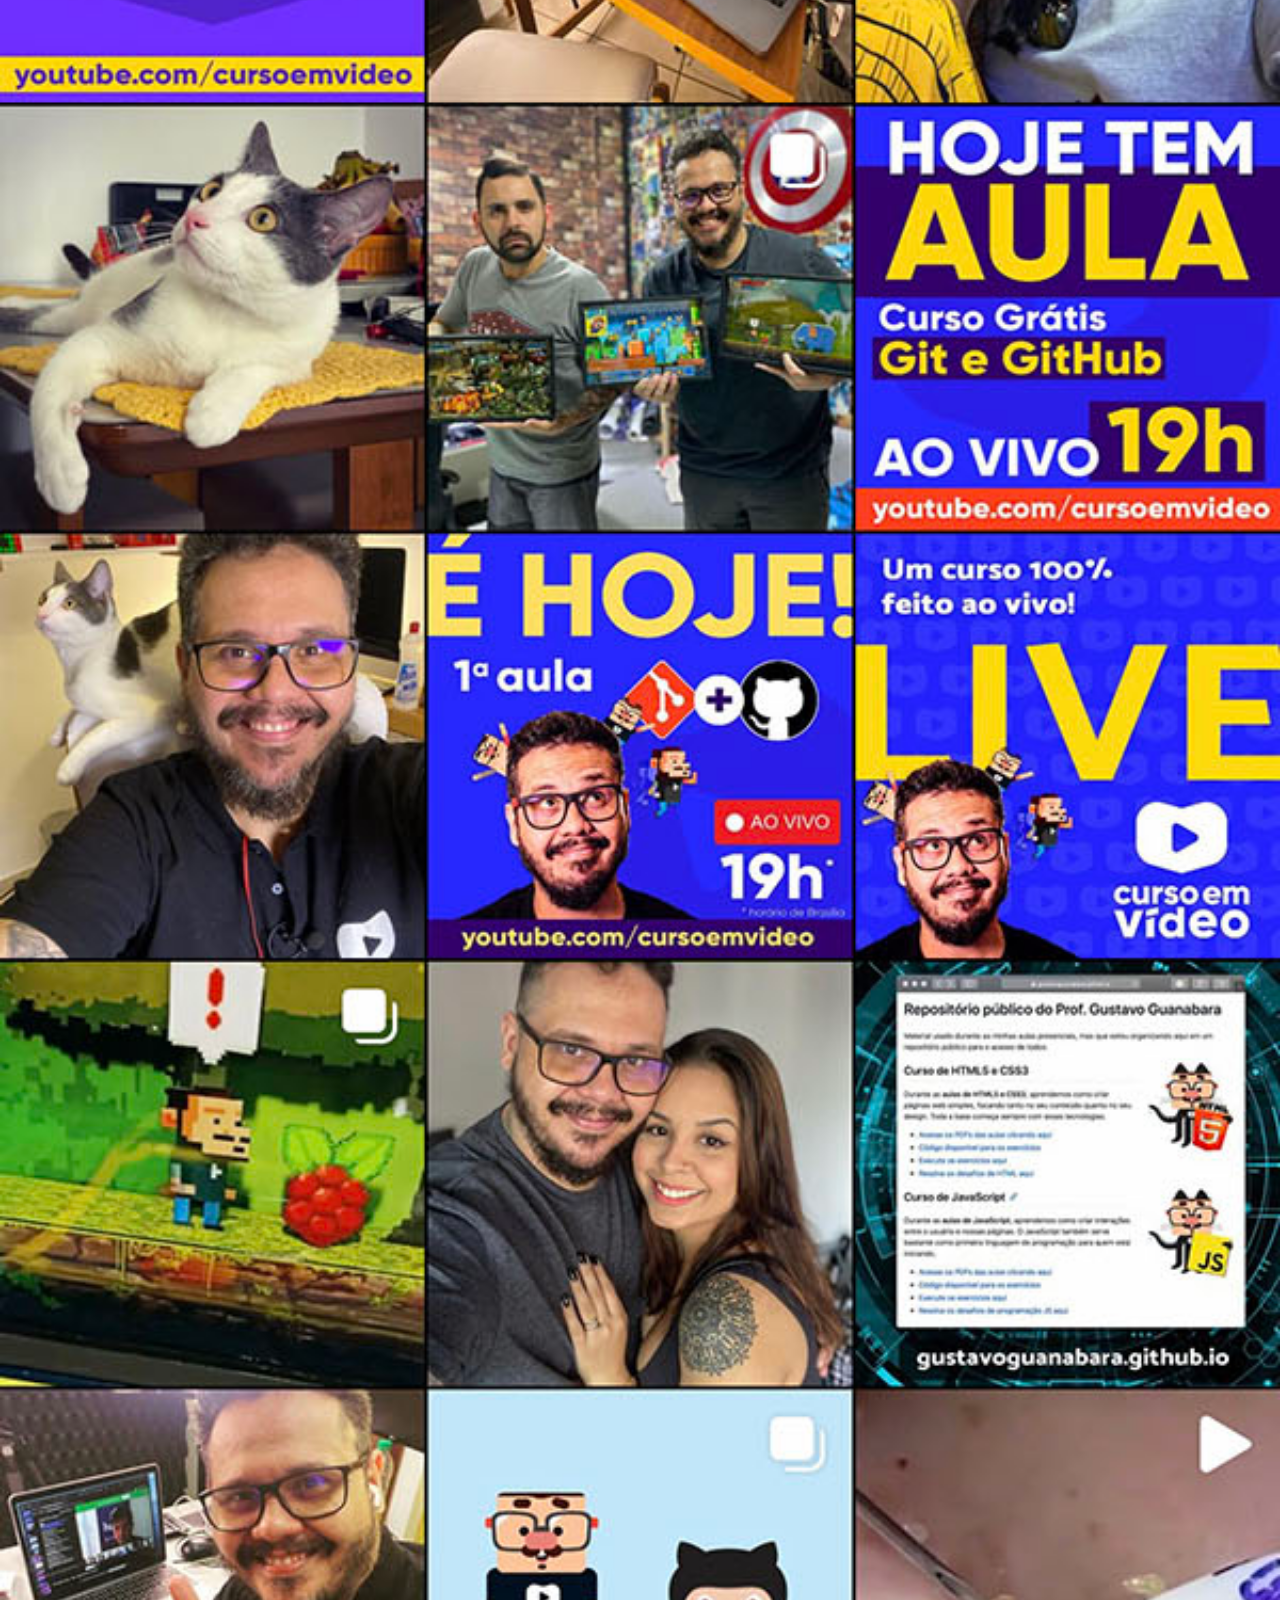
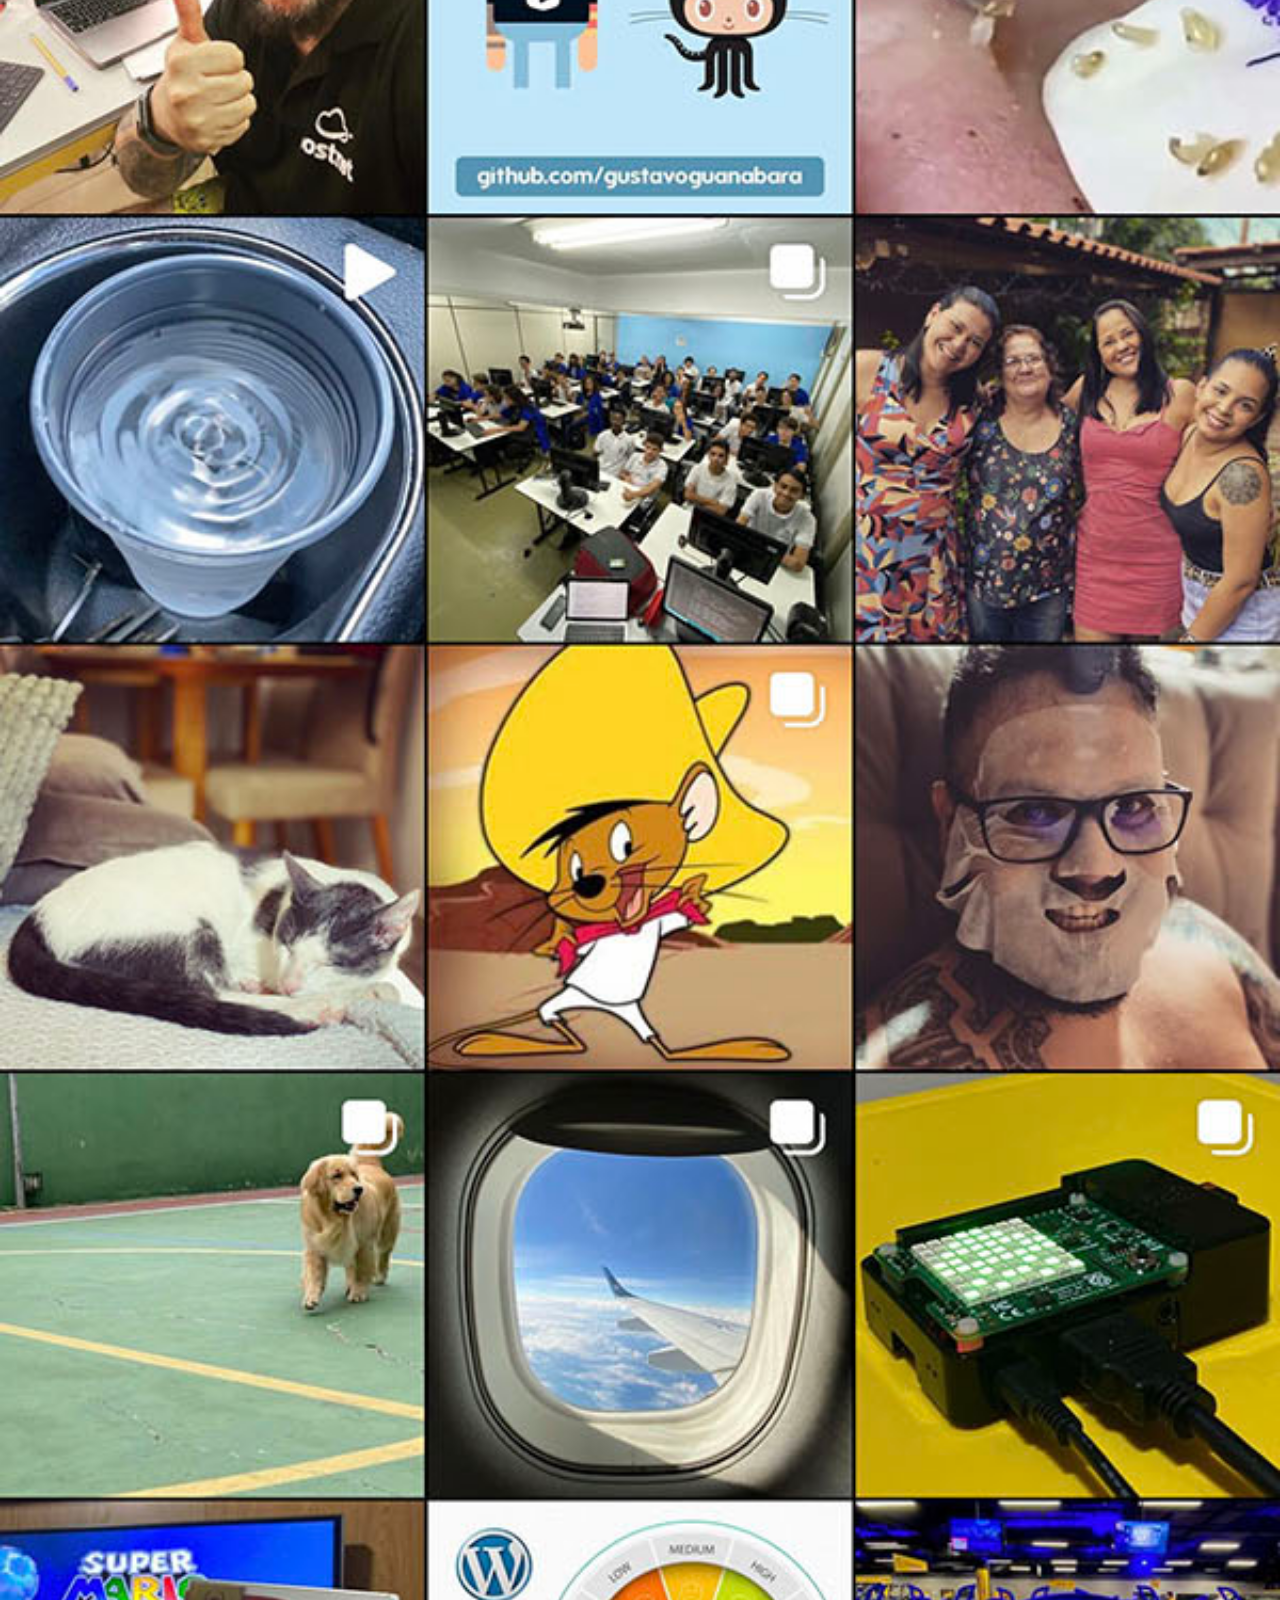
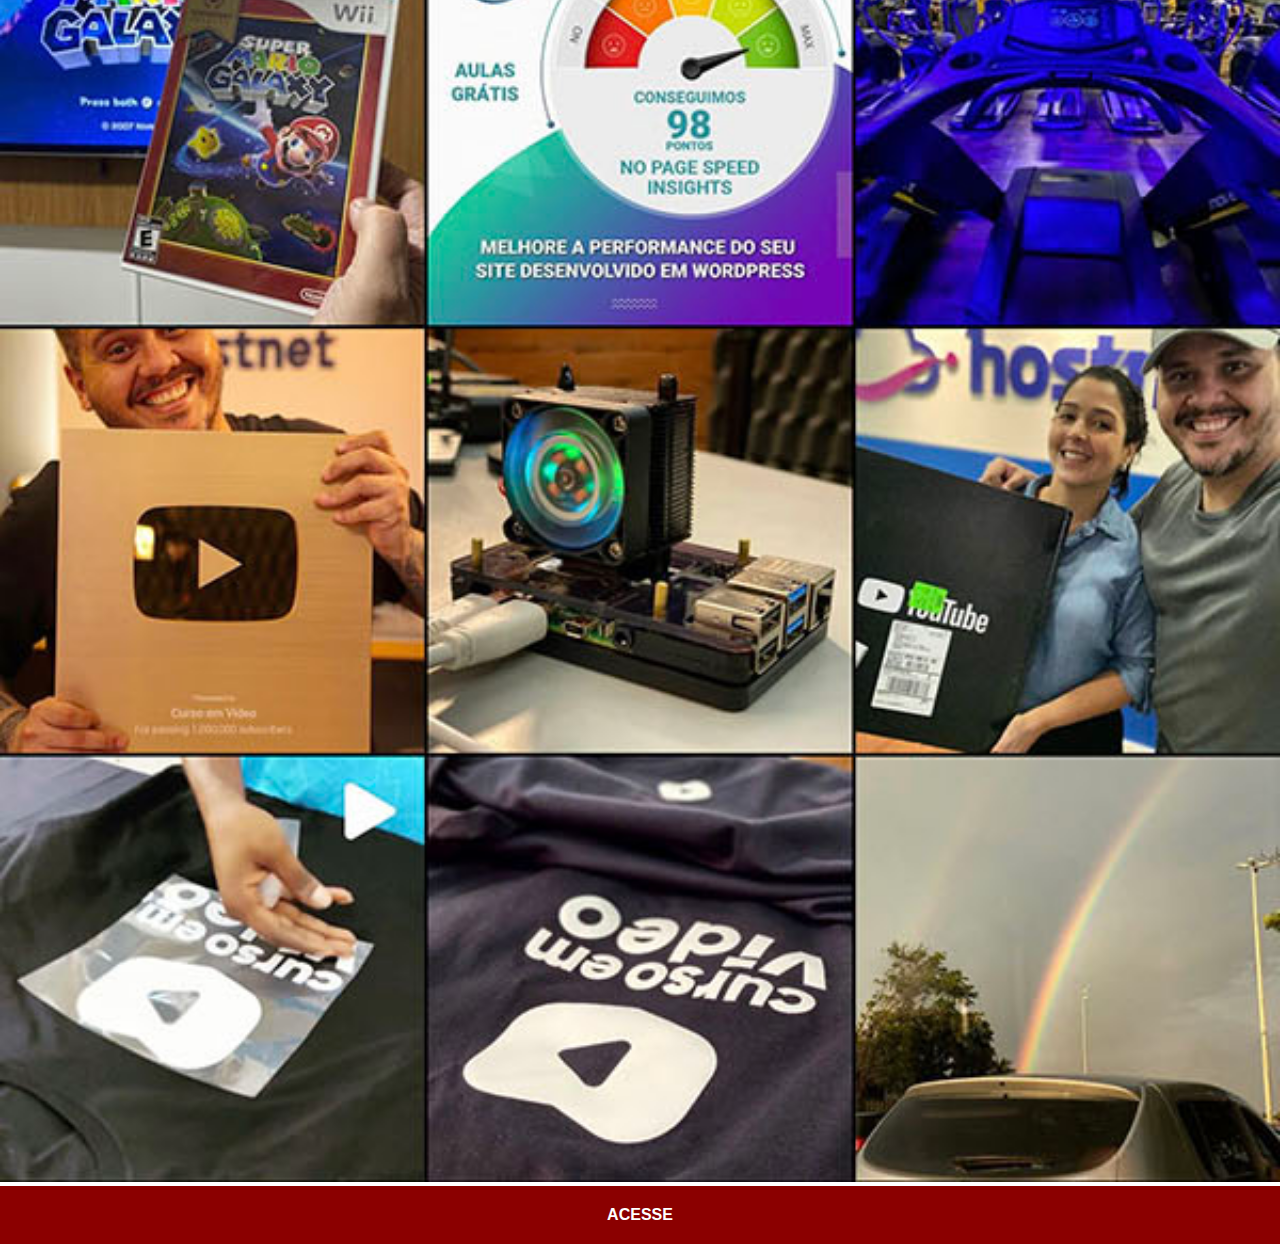
<file: instagram.html>
<!DOCTYPE html>
<html lang="pt-br">
<head>
    <meta charset="UTF-8">
    <meta http-equiv="X-UA-Compatible" content="IE=edge">
    <meta name="viewport" content="width=device-width, initial-scale=1.0">
    <title>Instagram</title>
    <link rel="stylesheet" href="estilos/social.css">
</head>
<body>
    <img src="imagens/tela-instagram.jpg" alt="Instagram">
    <a href="https://www.instagram.com/gustavoguanabara/" target="_blank">ACESSE</a>
</body>
</html>
</file>
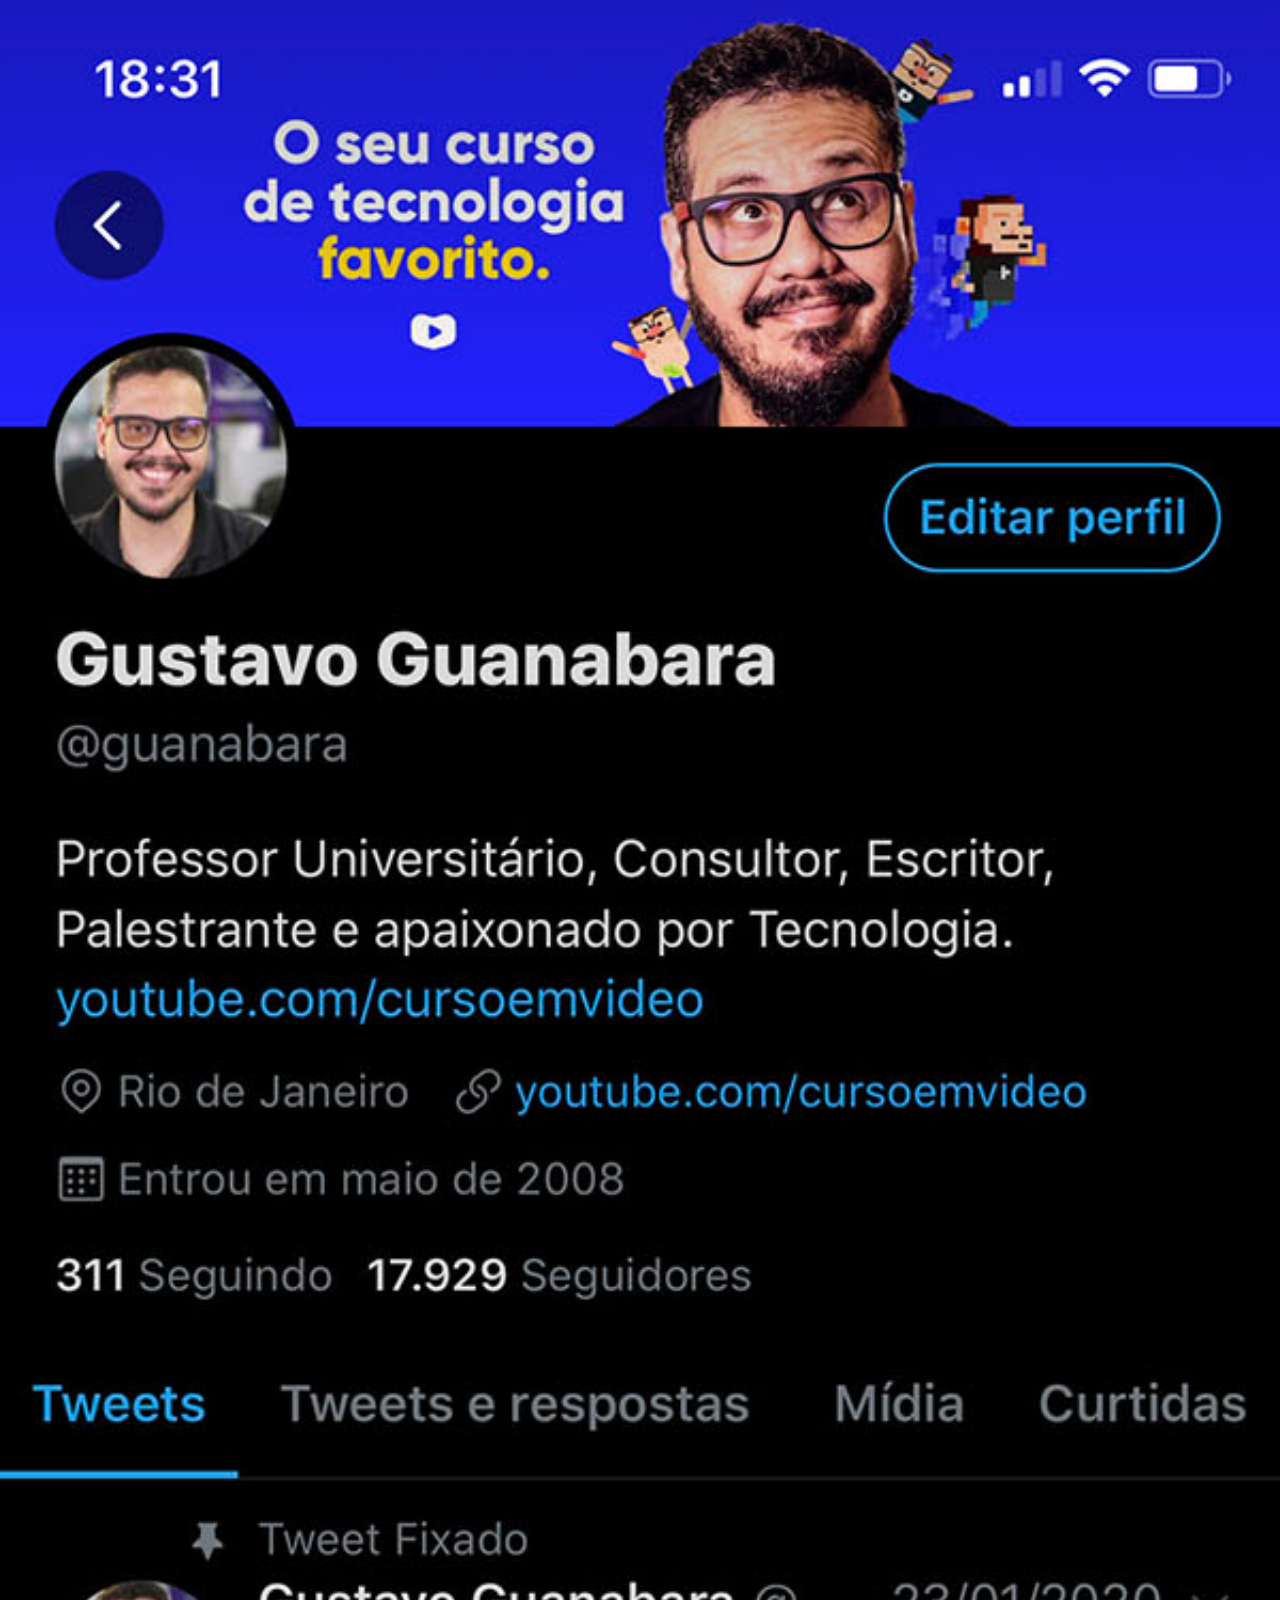
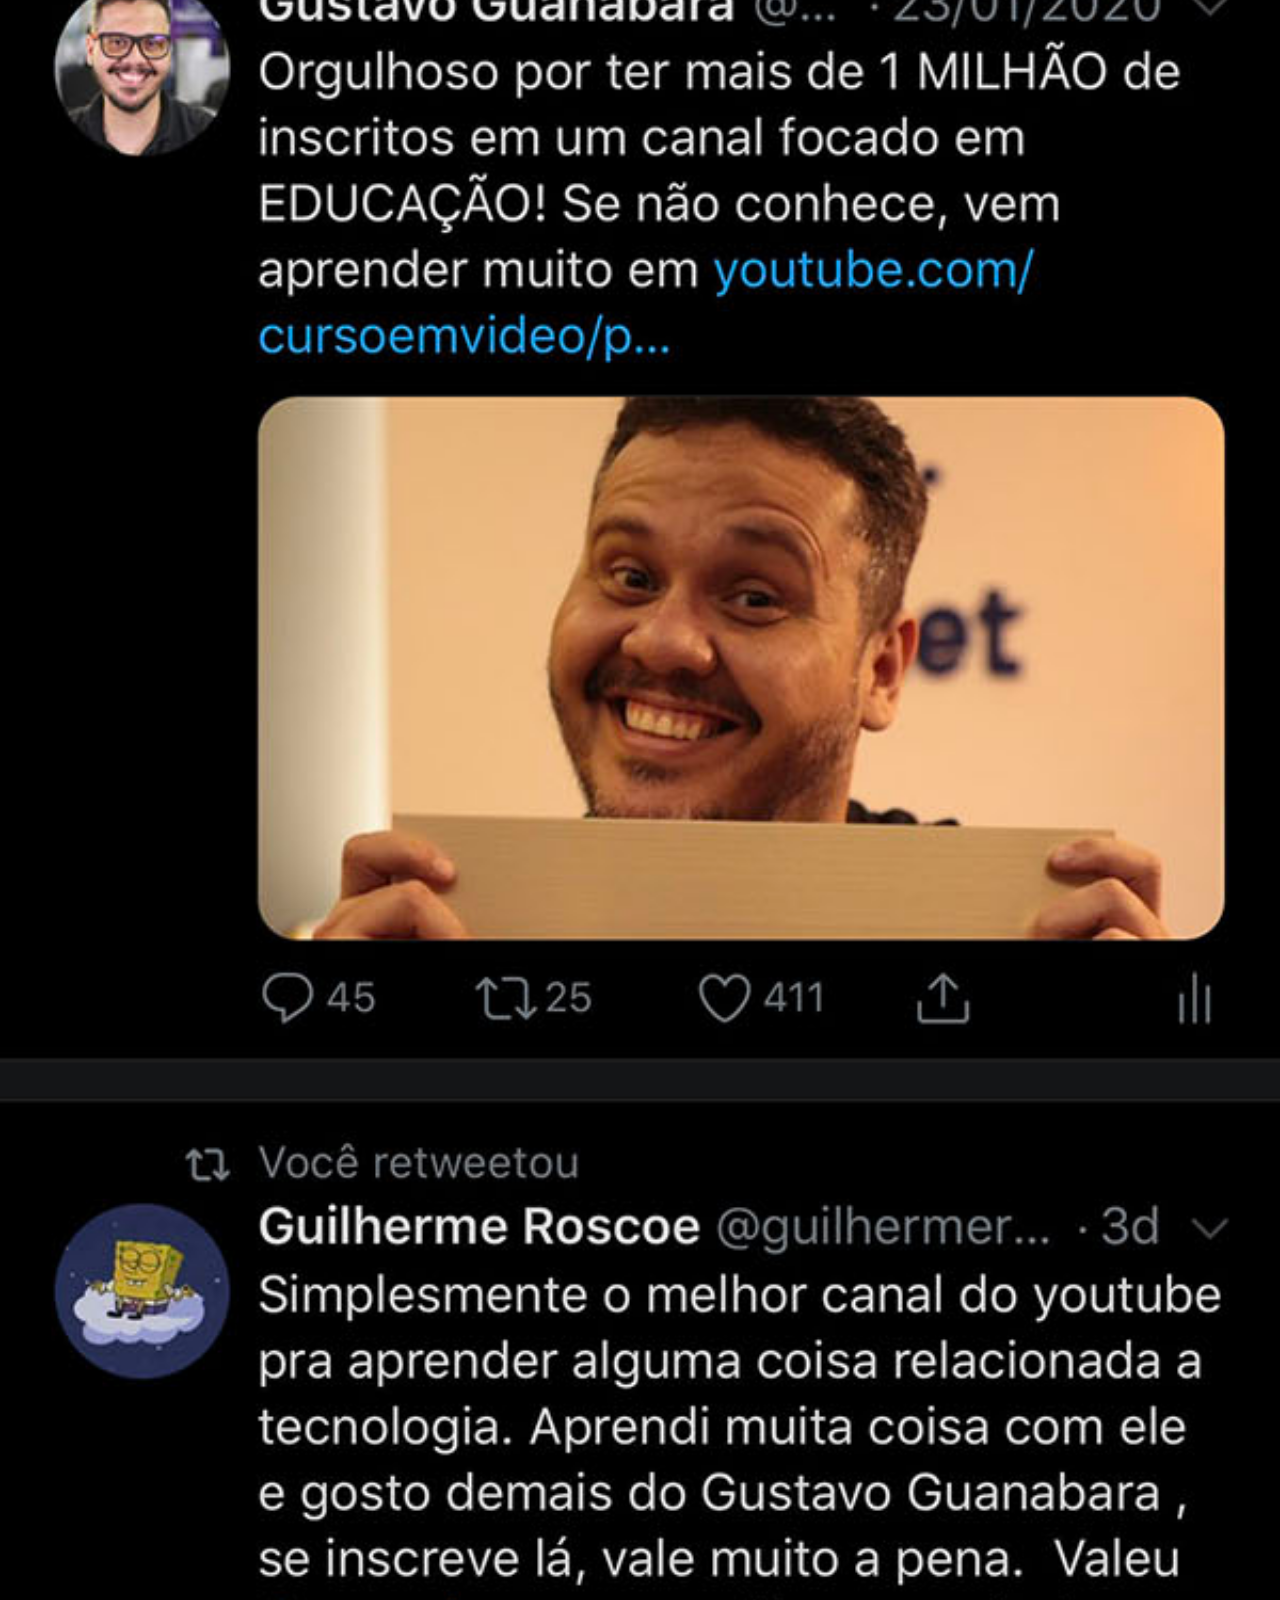
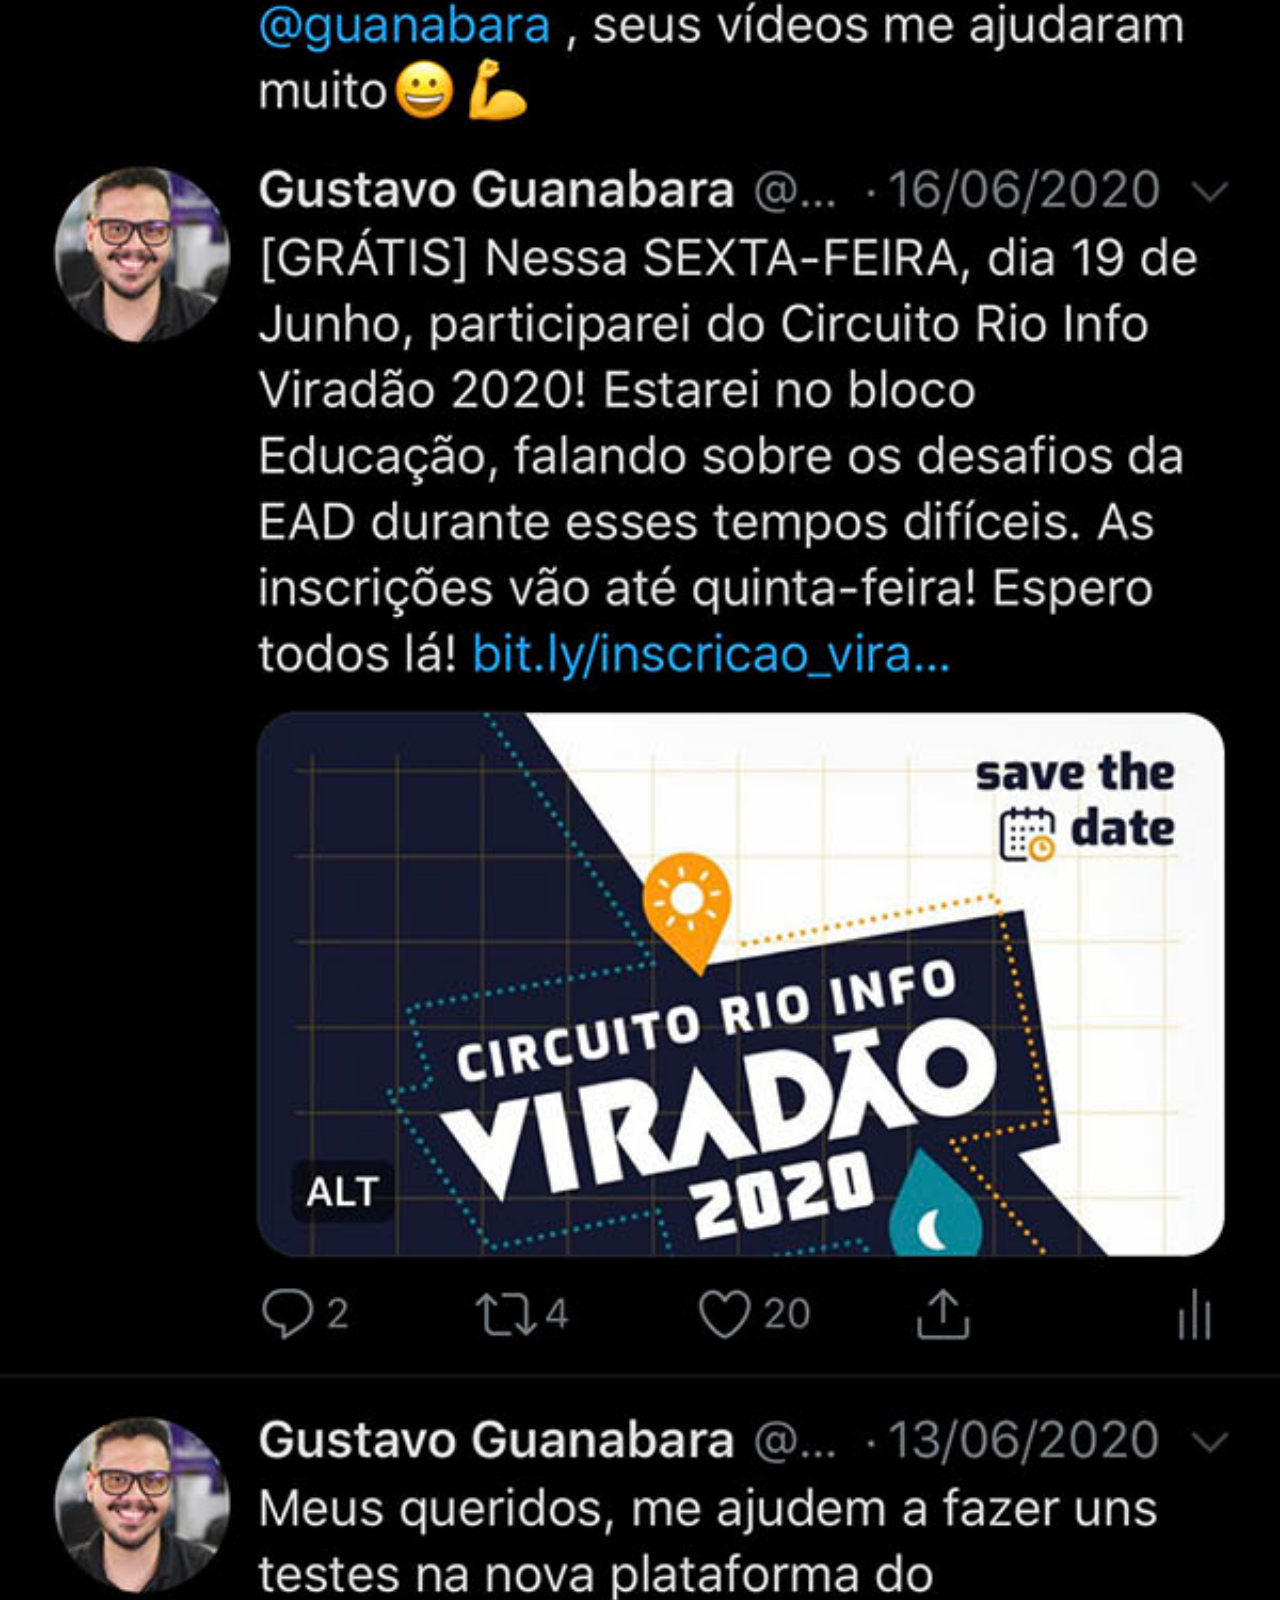
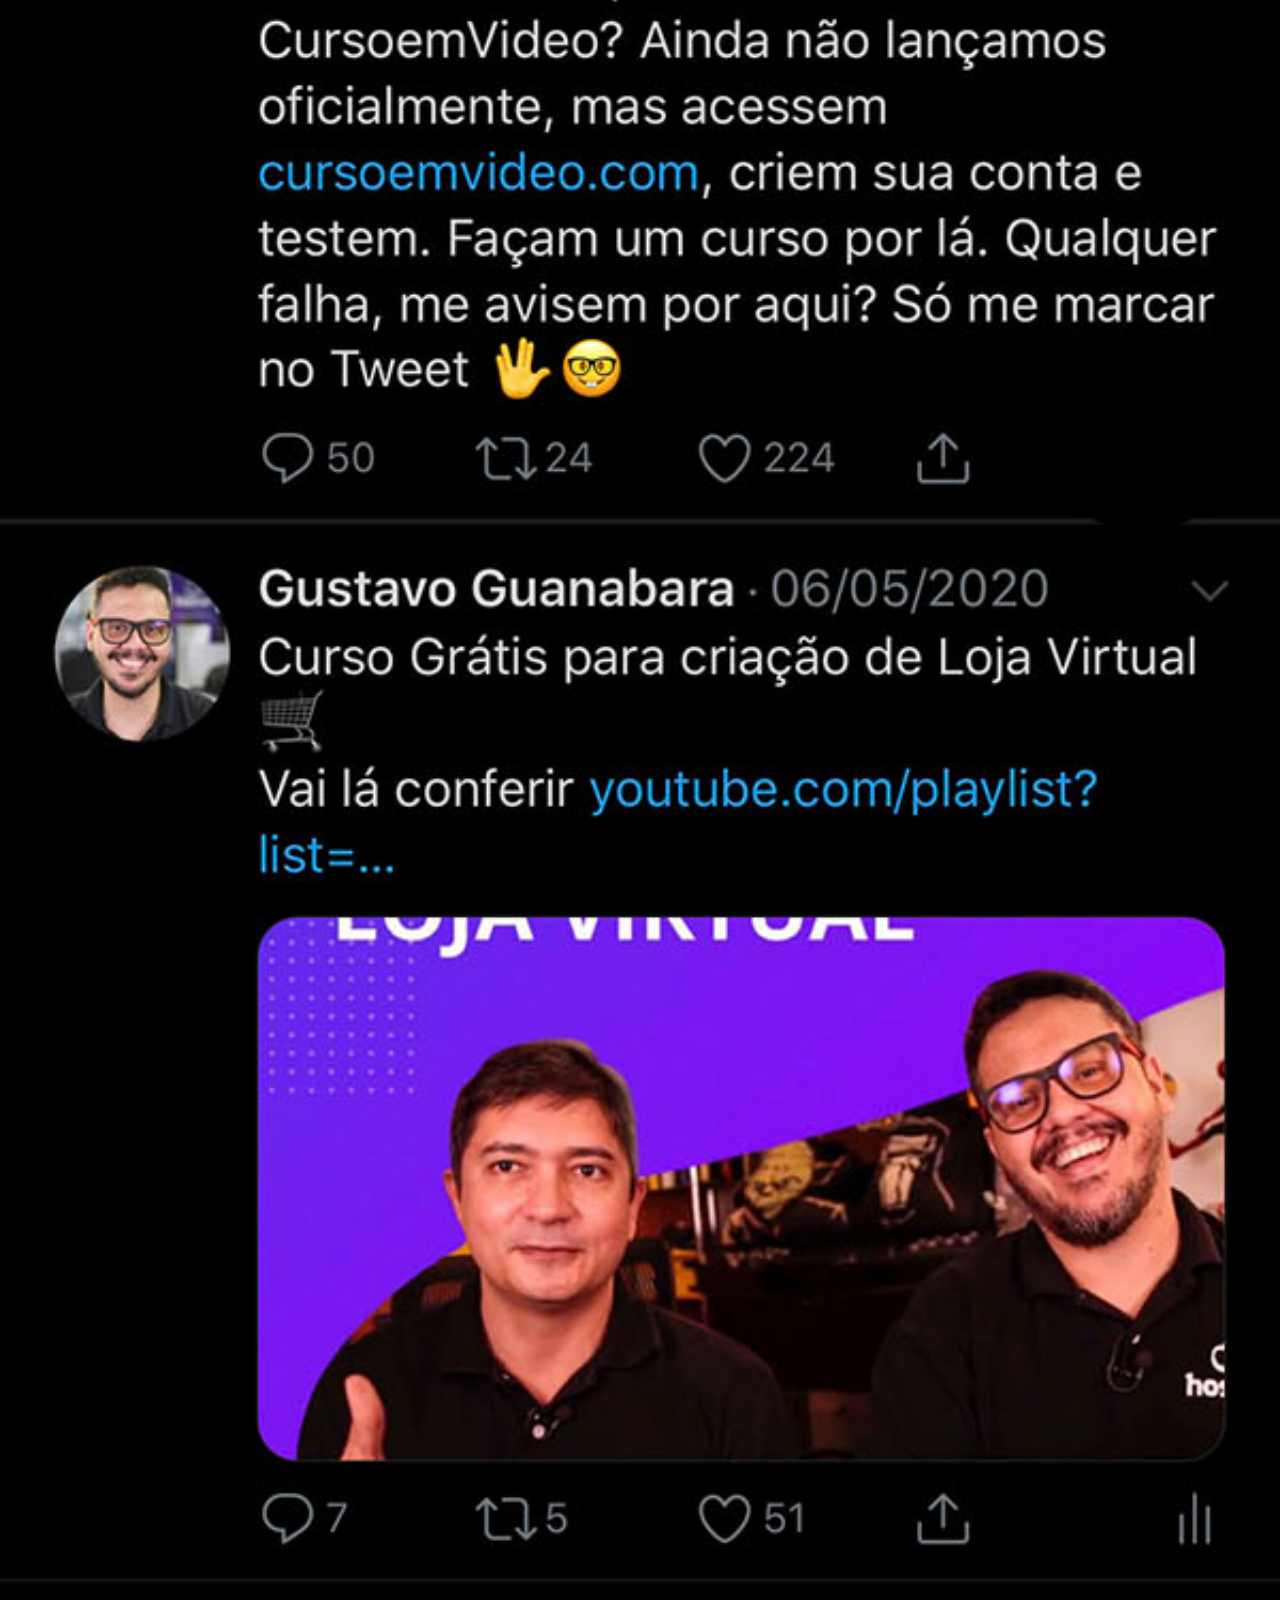
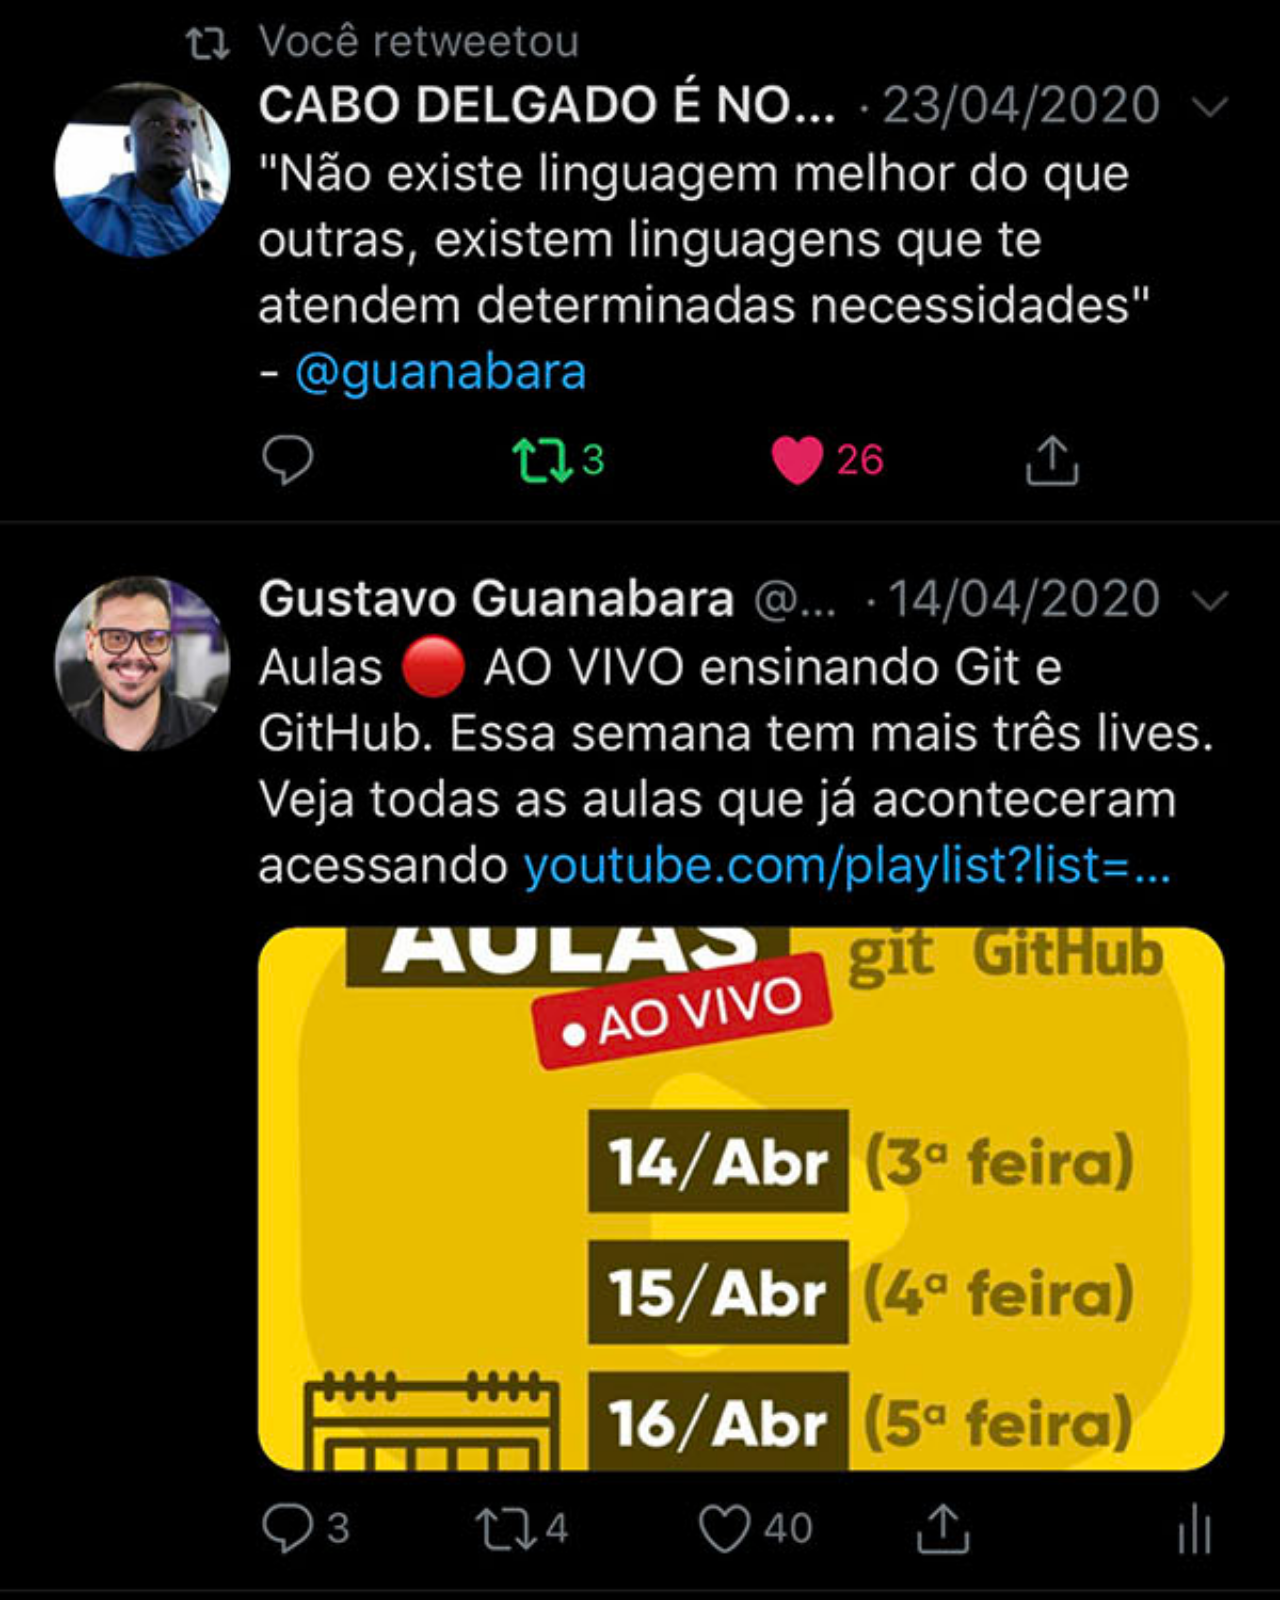
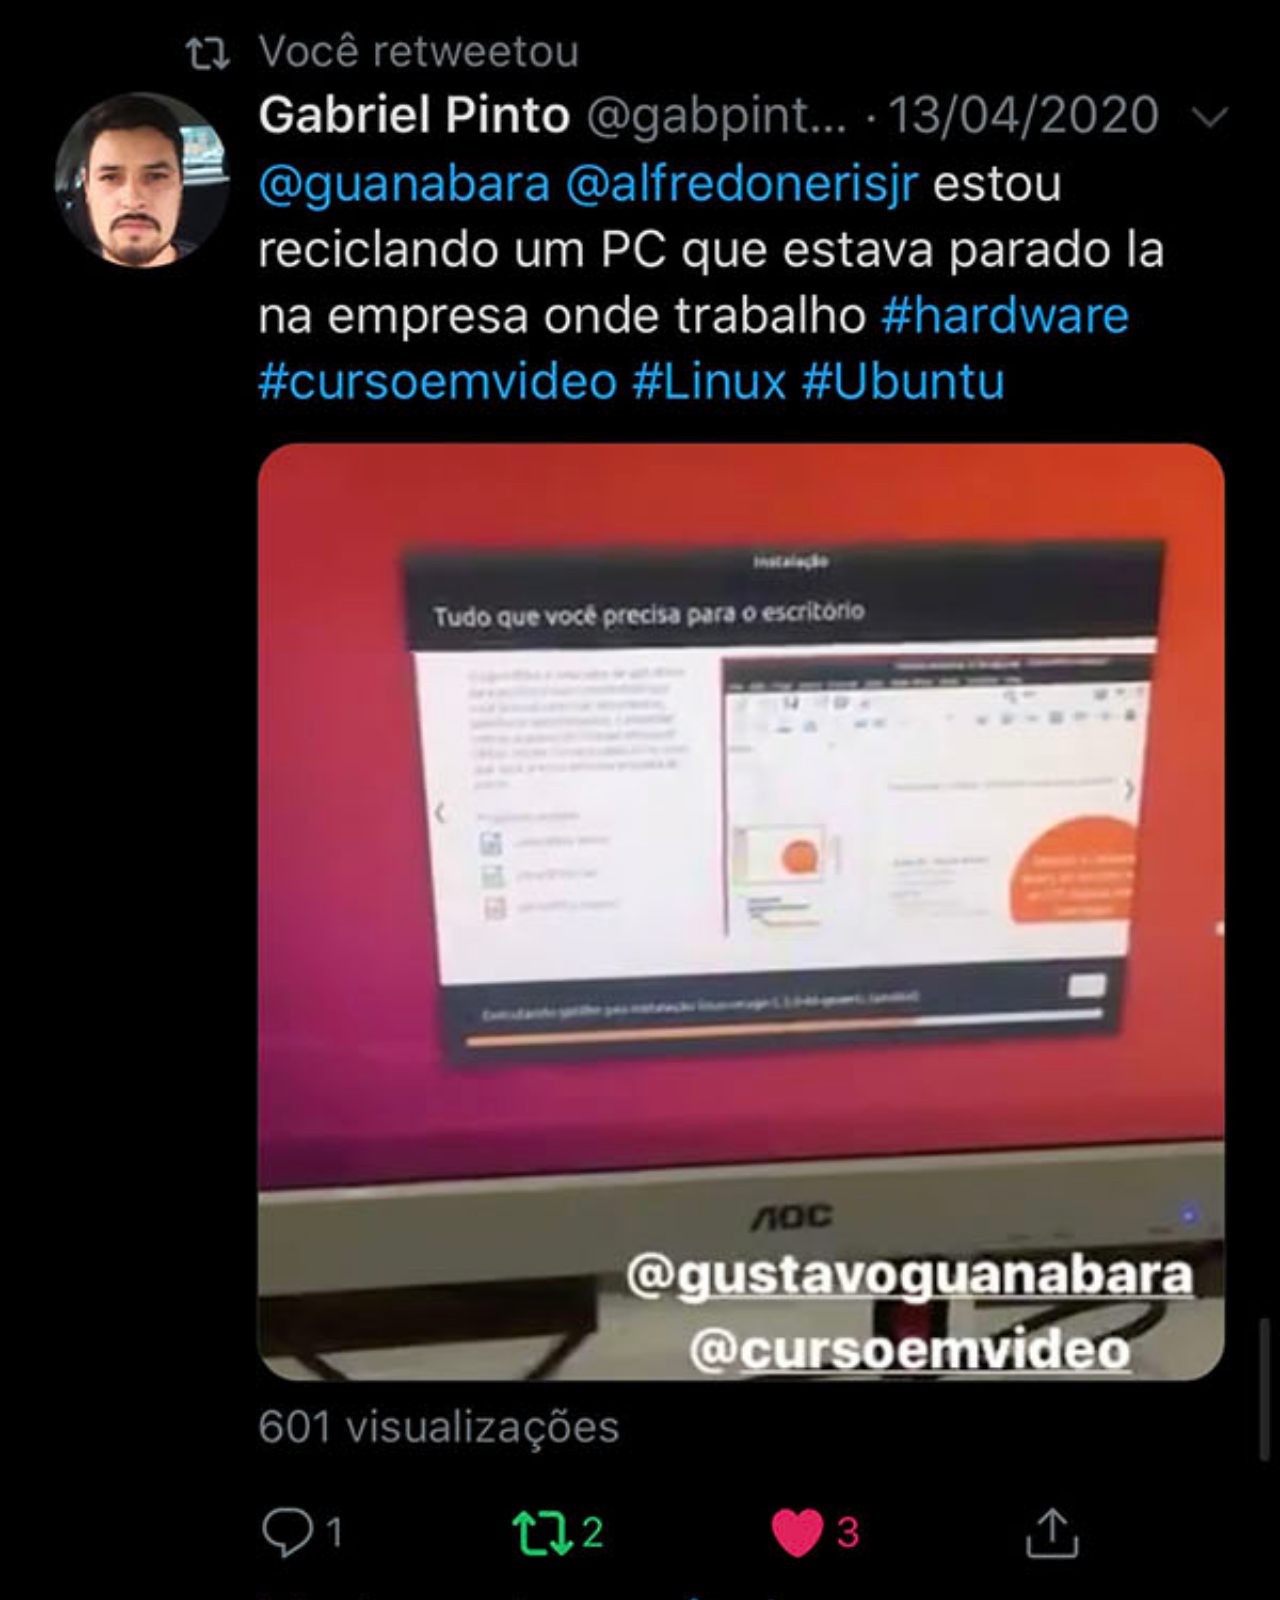
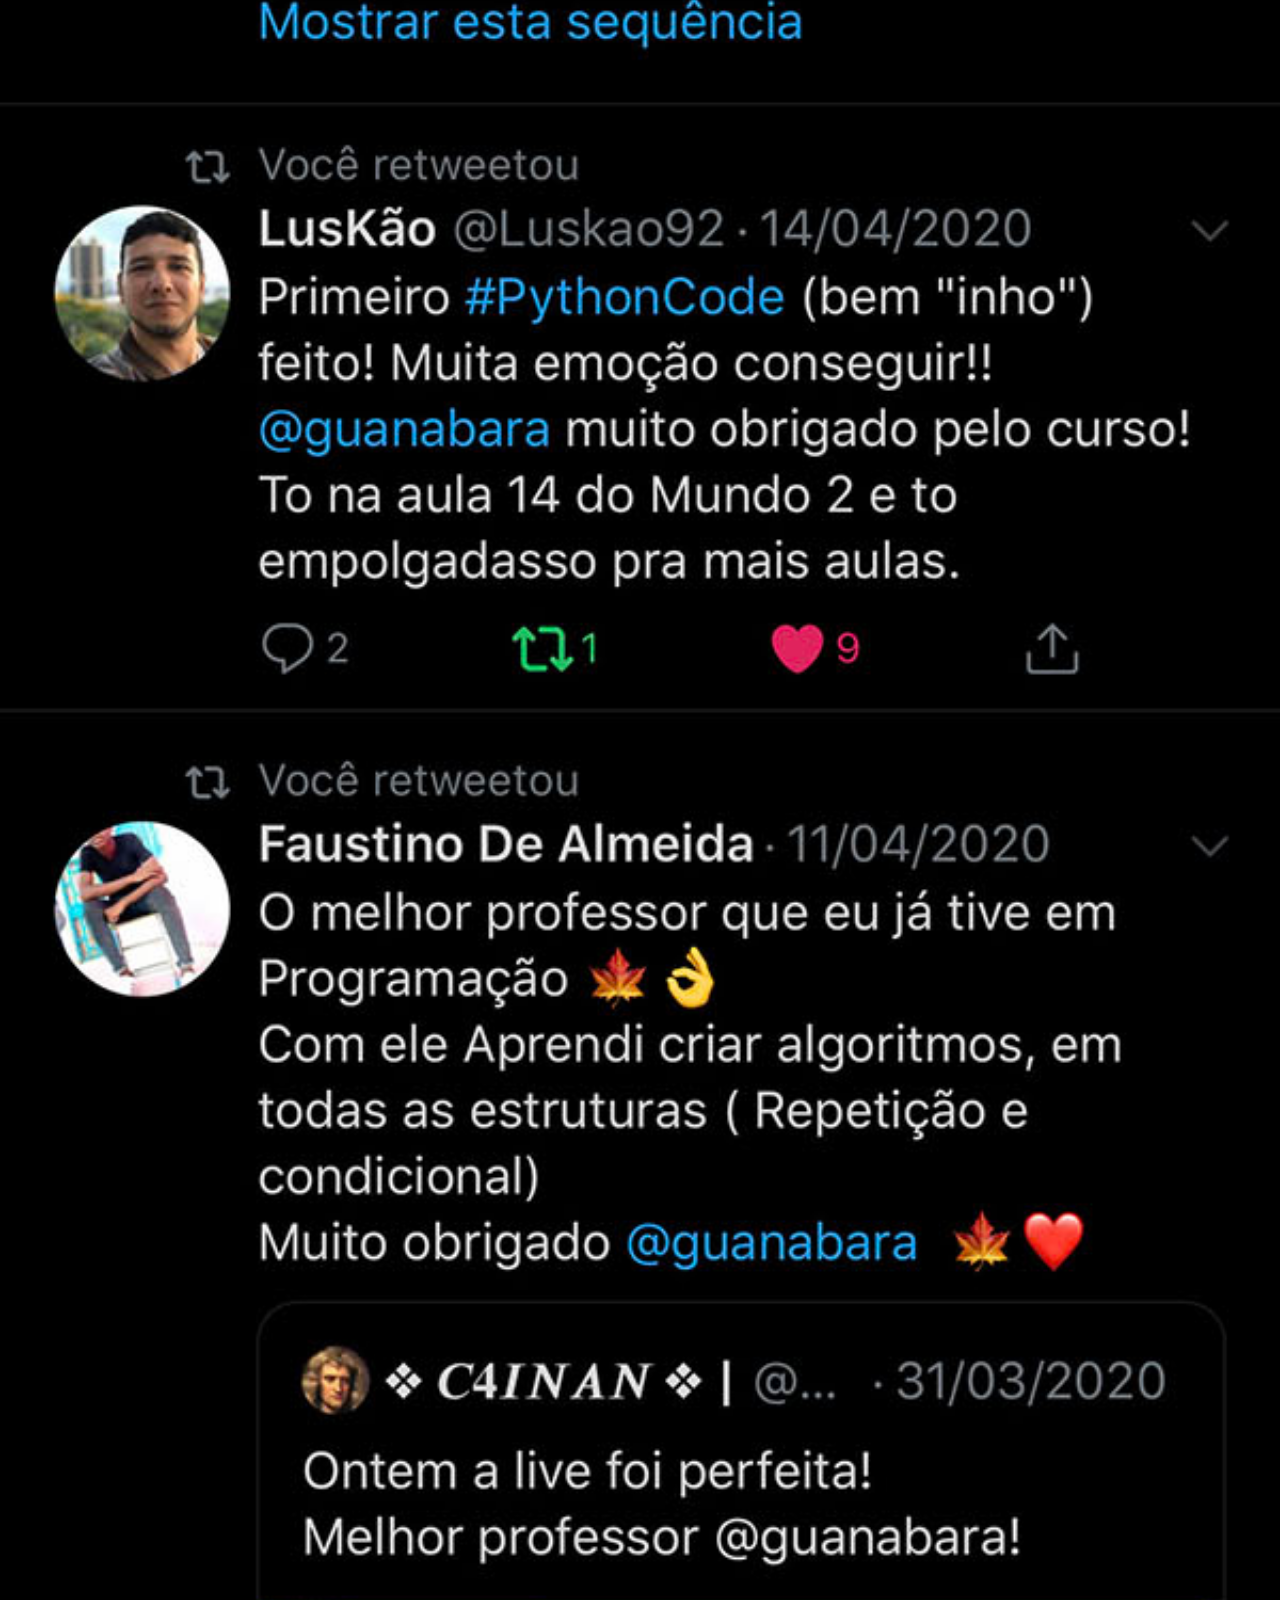
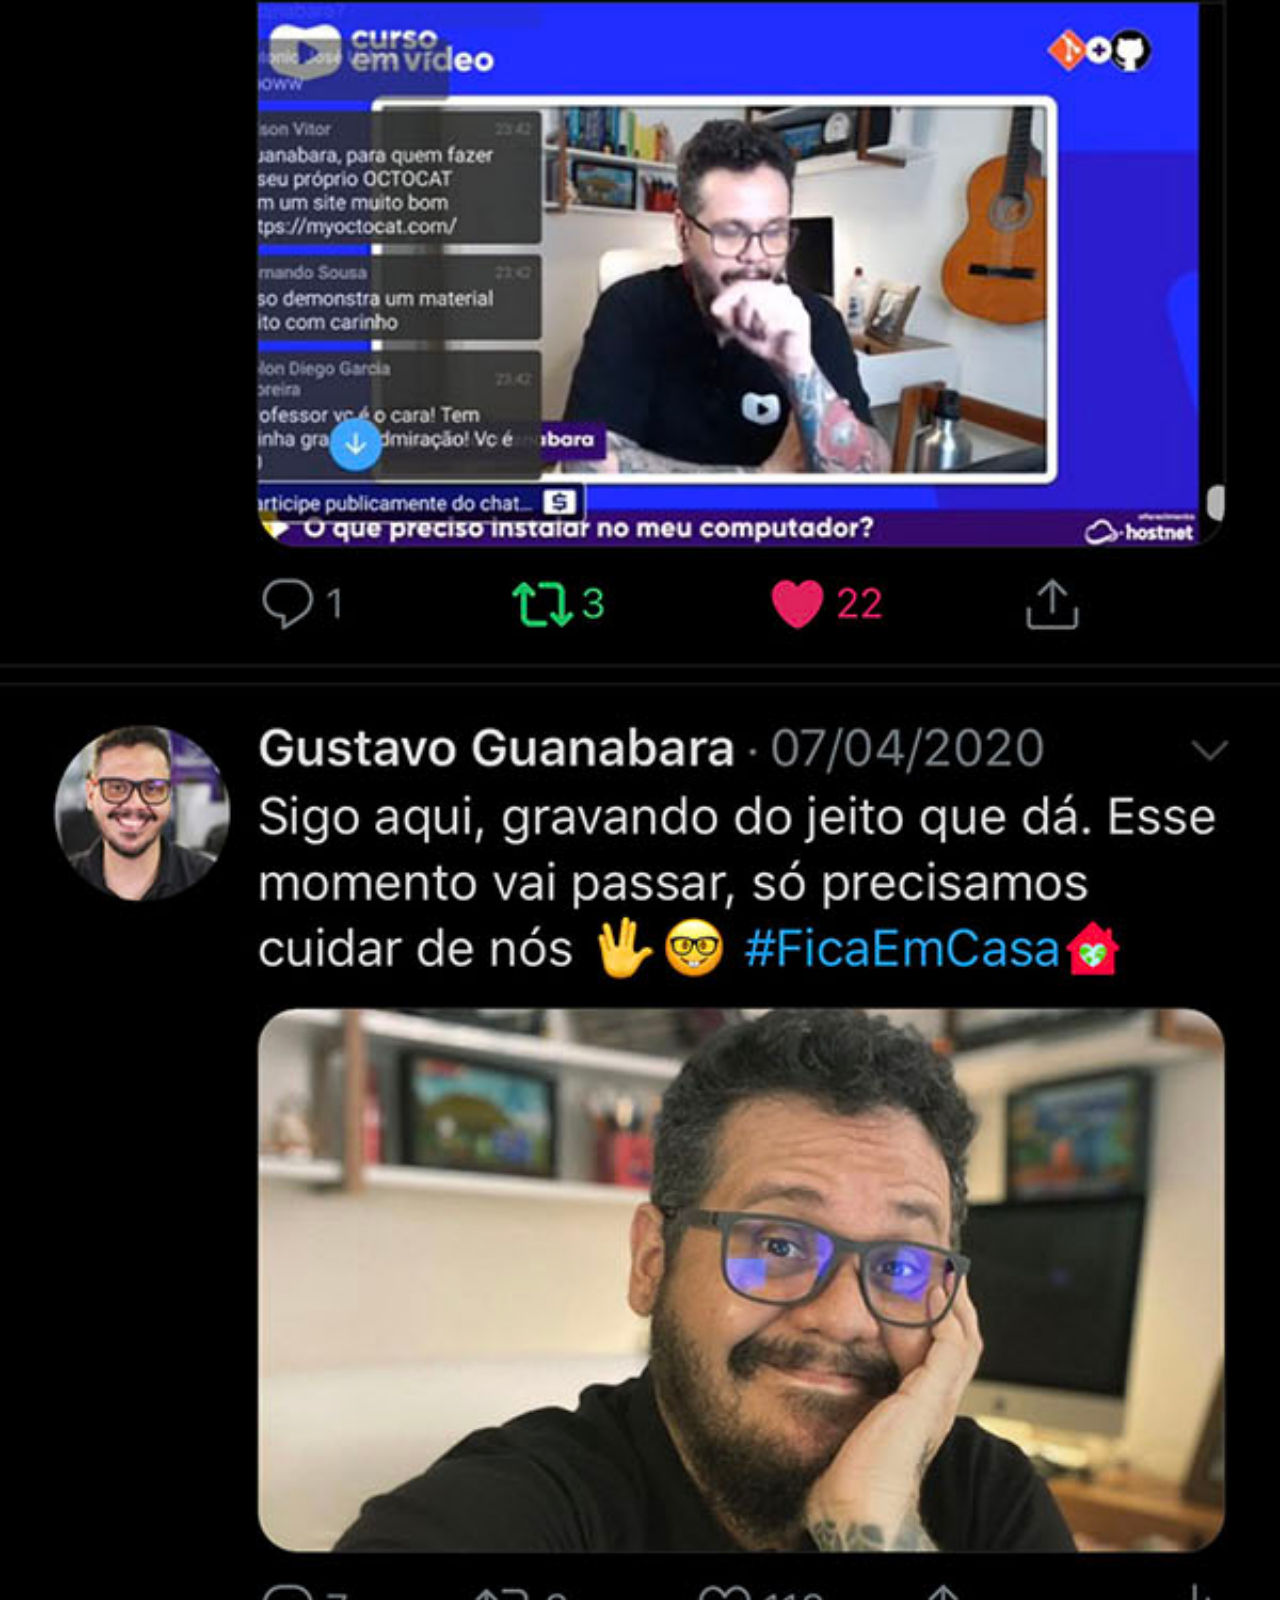
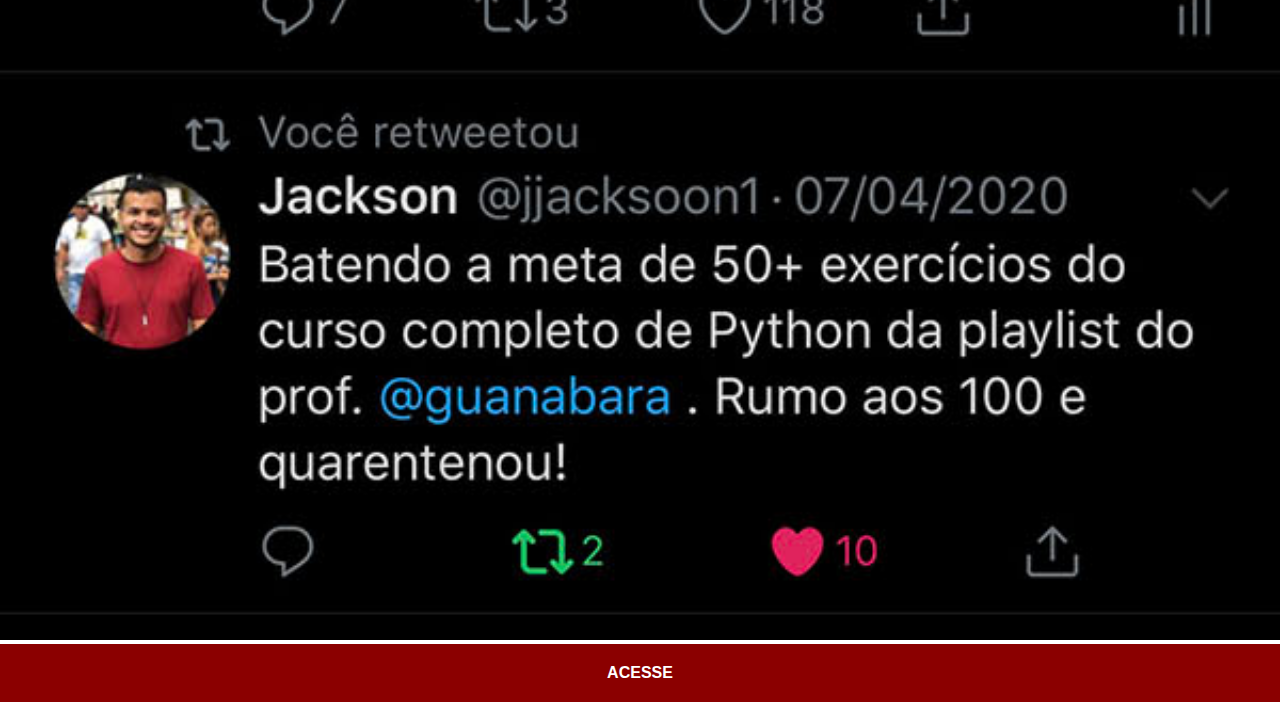
<file: twitter.html>
<!DOCTYPE html>
<html lang="pt-br">
<head>
    <meta charset="UTF-8">
    <meta http-equiv="X-UA-Compatible" content="IE=edge">
    <meta name="viewport" content="width=device-width, initial-scale=1.0">
    <title>Twitter</title>
    <link rel="stylesheet" href="estilos/social.css">
</head>
<body>
    <img src="imagens/tela-twitter.jpg" alt="Twitter">
    <a href="https://twitter.com/guanabara" target="_blank">ACESSE</a>
</body>
</html>
</file>
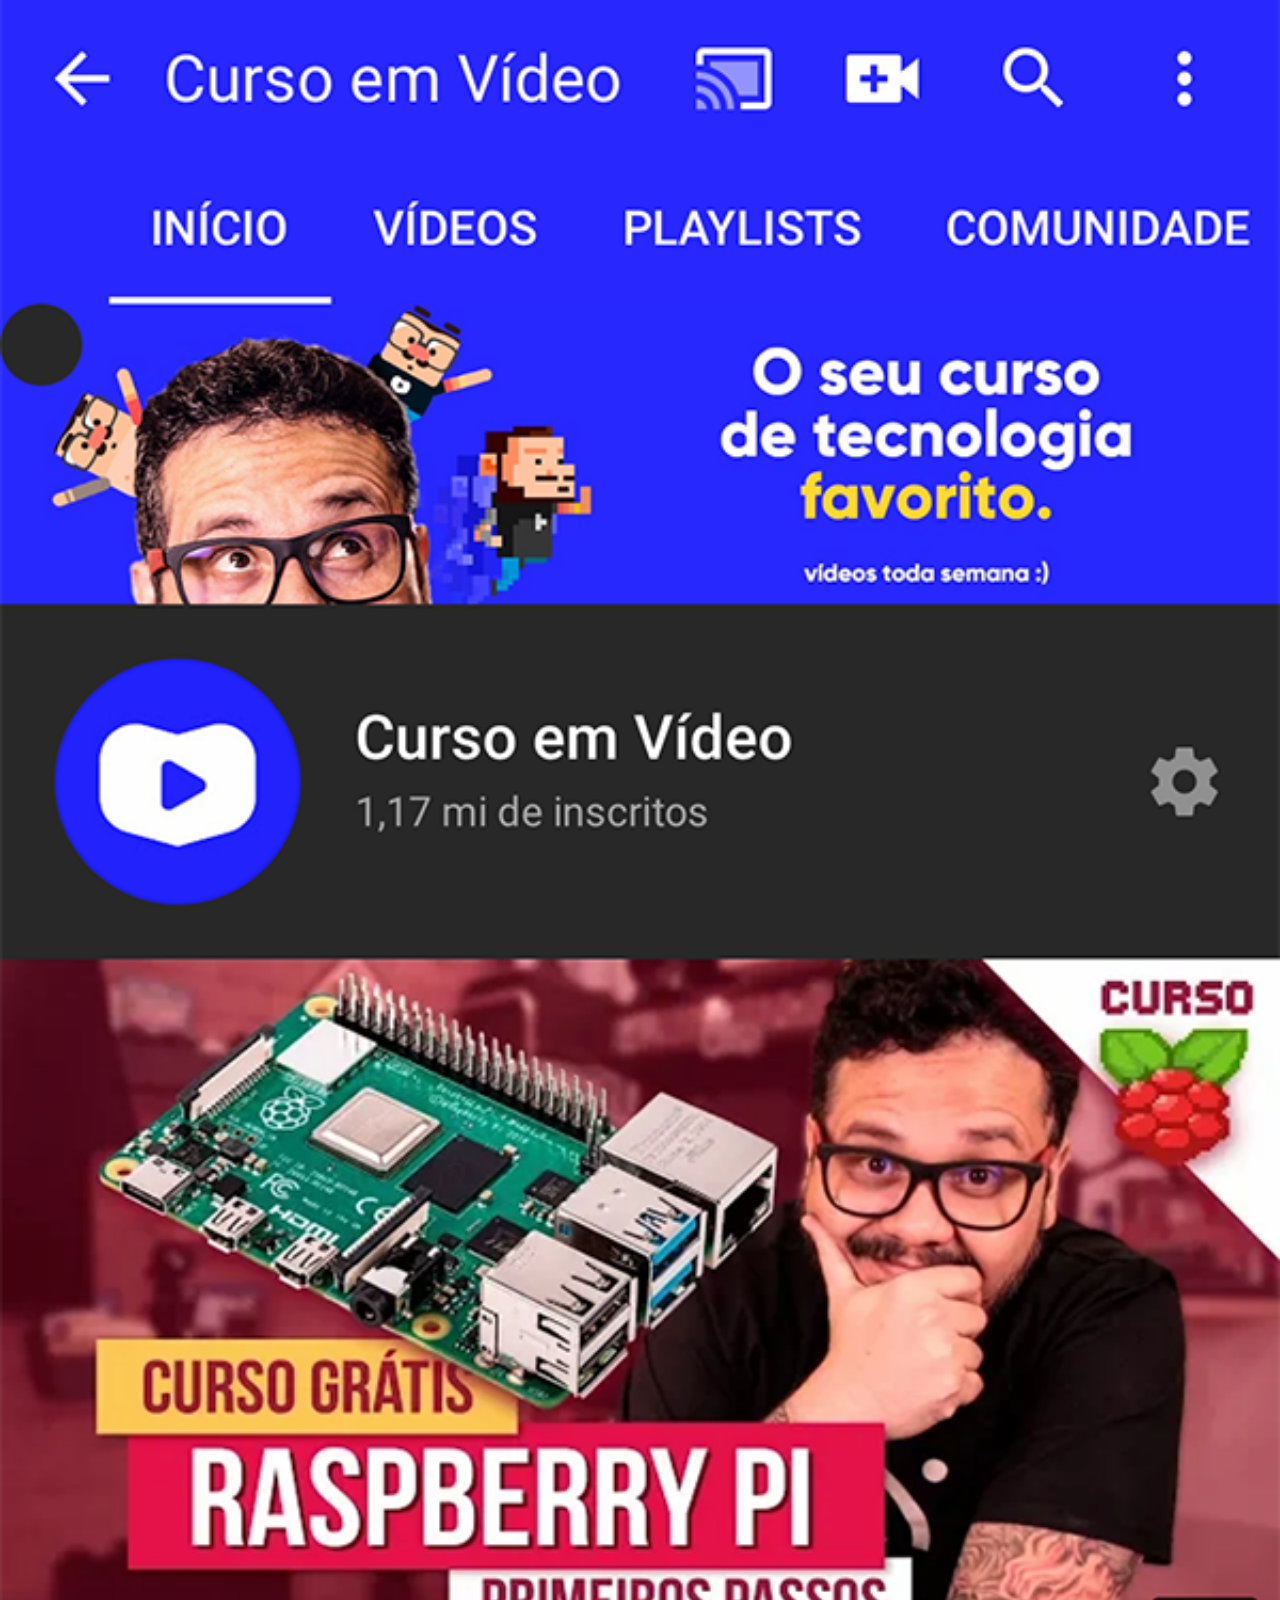
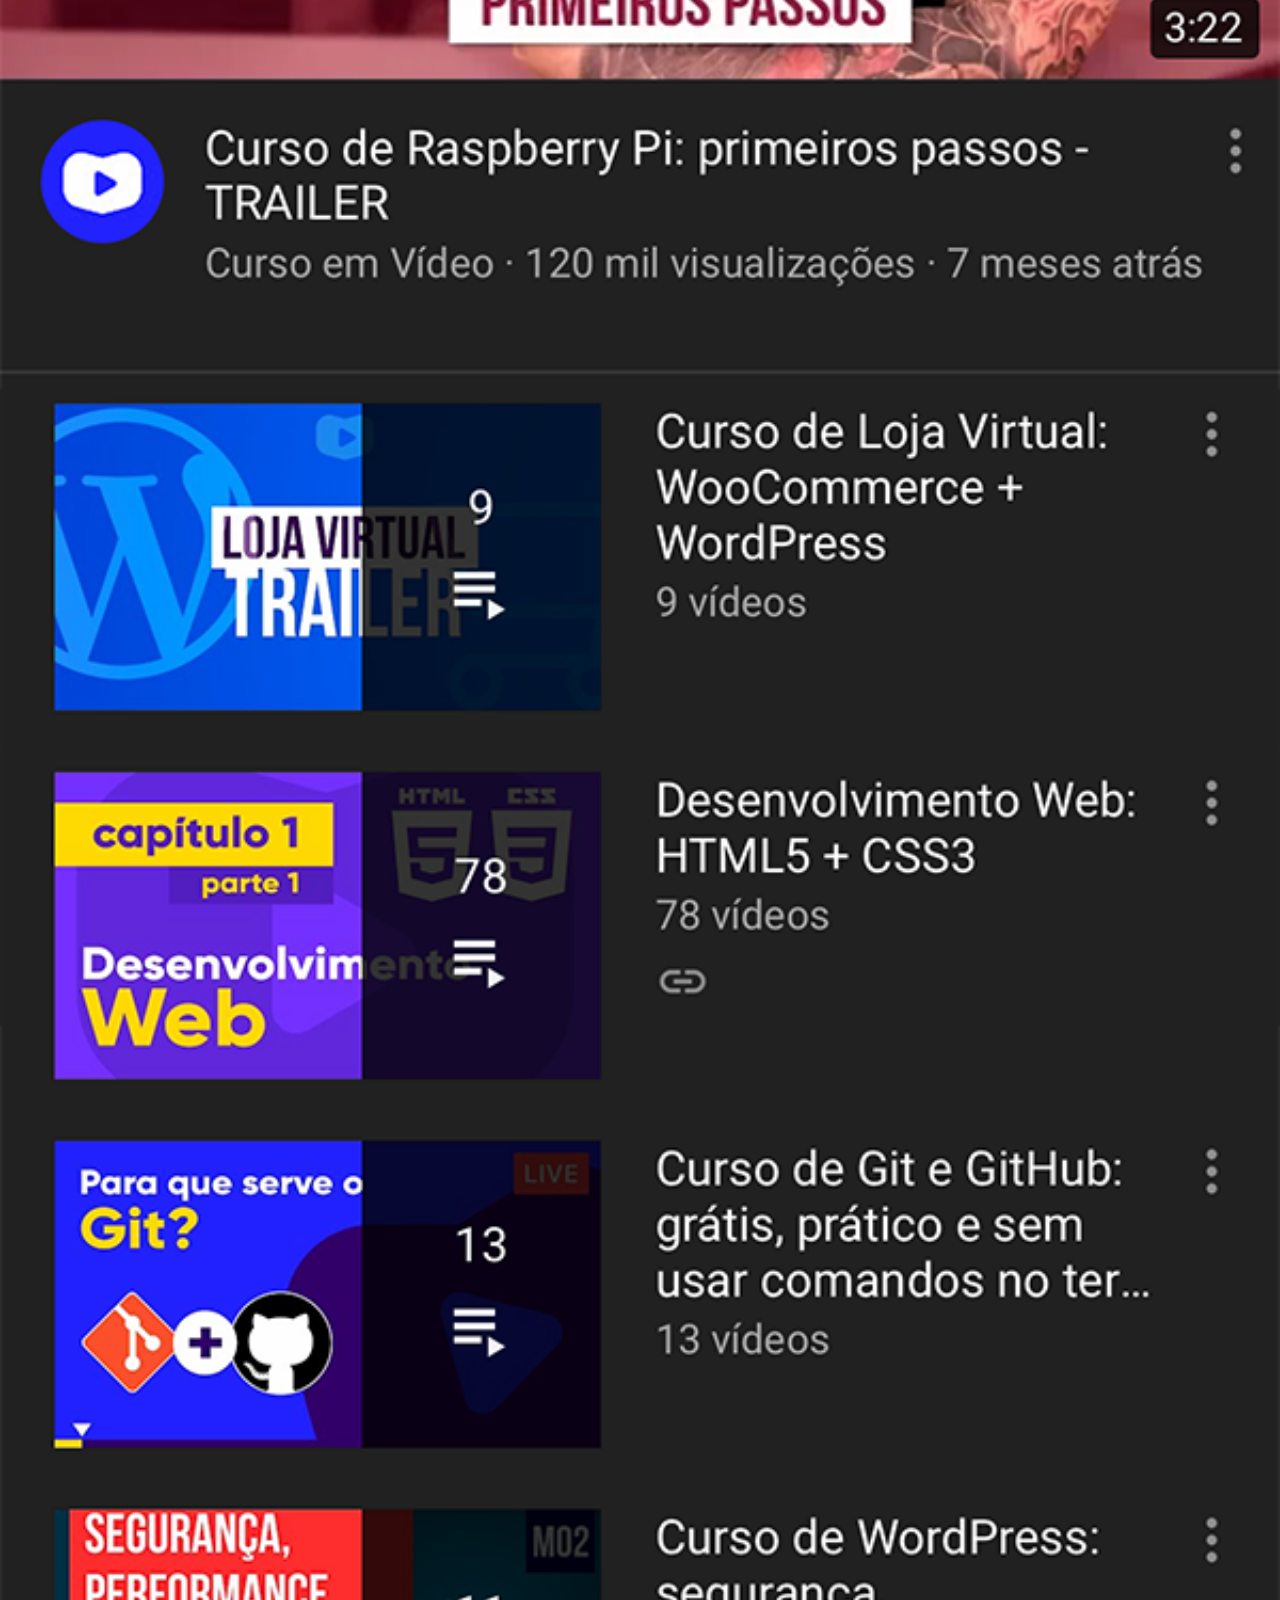
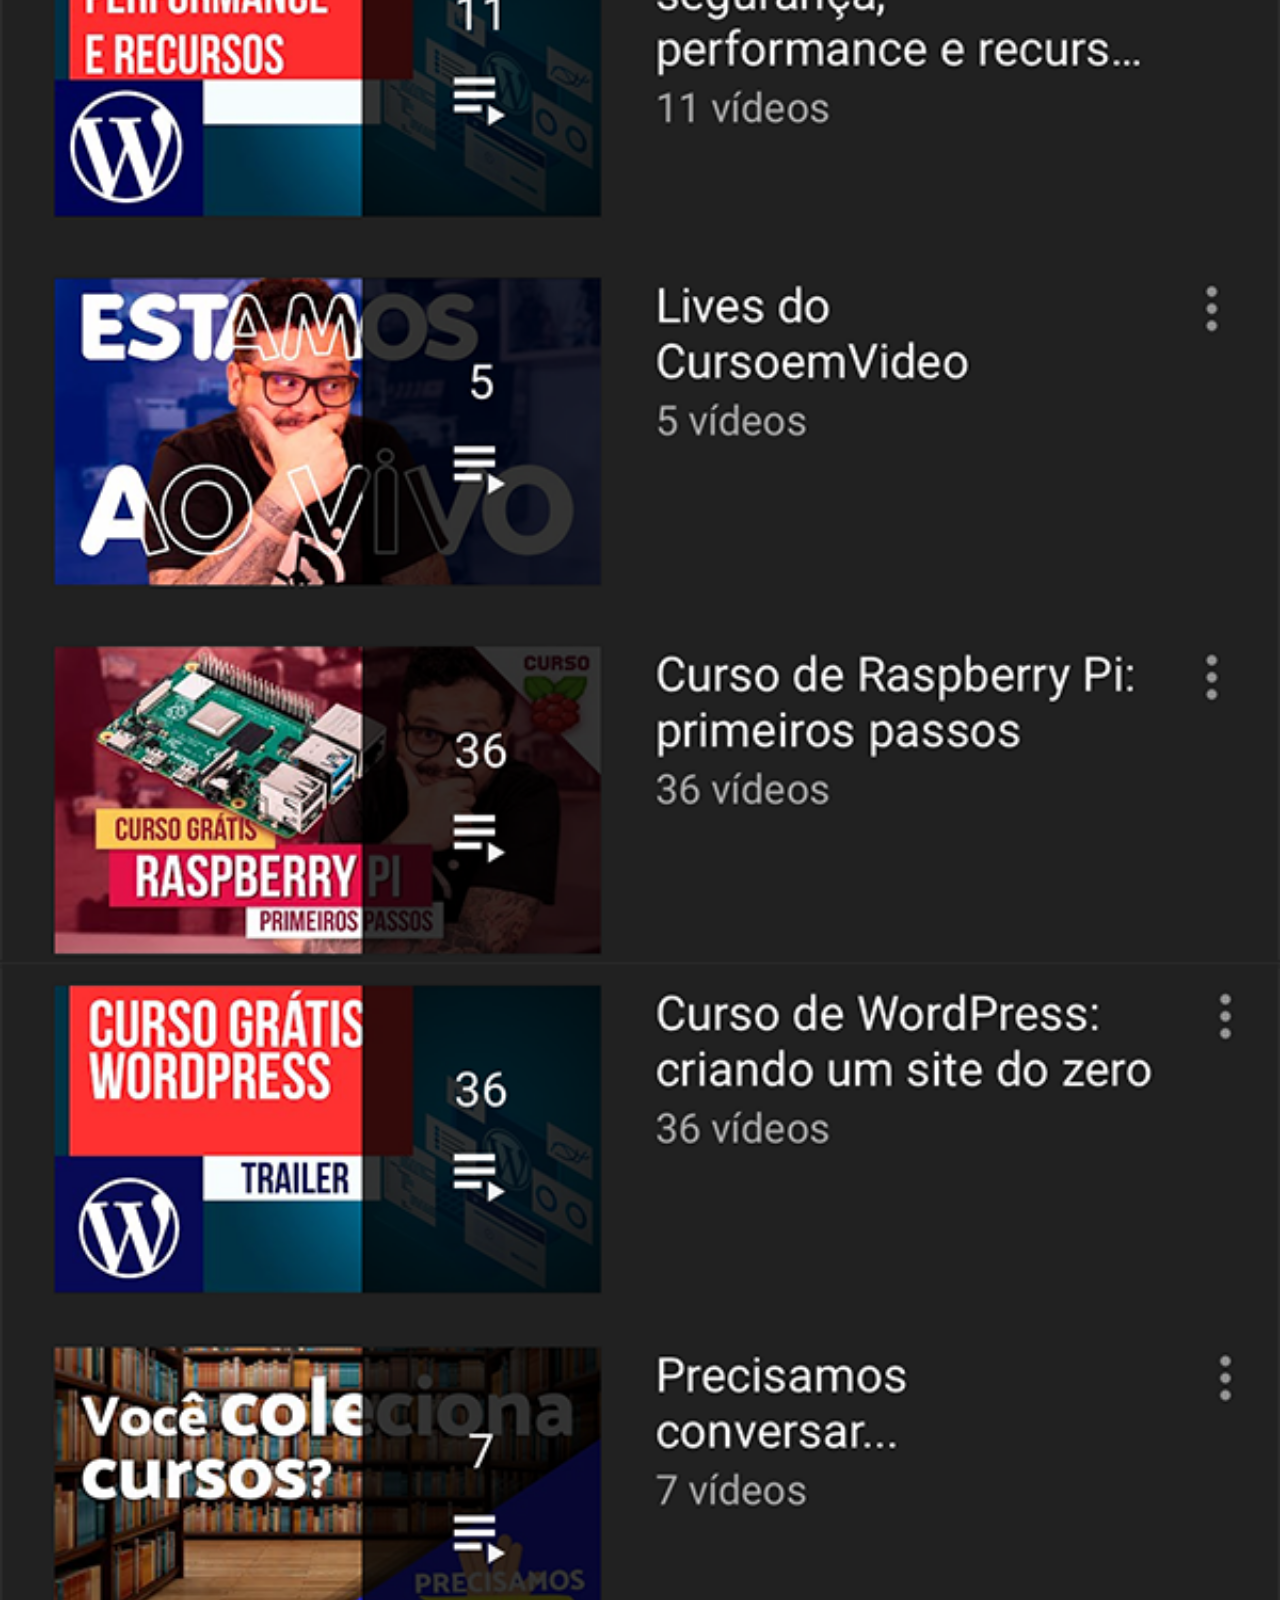
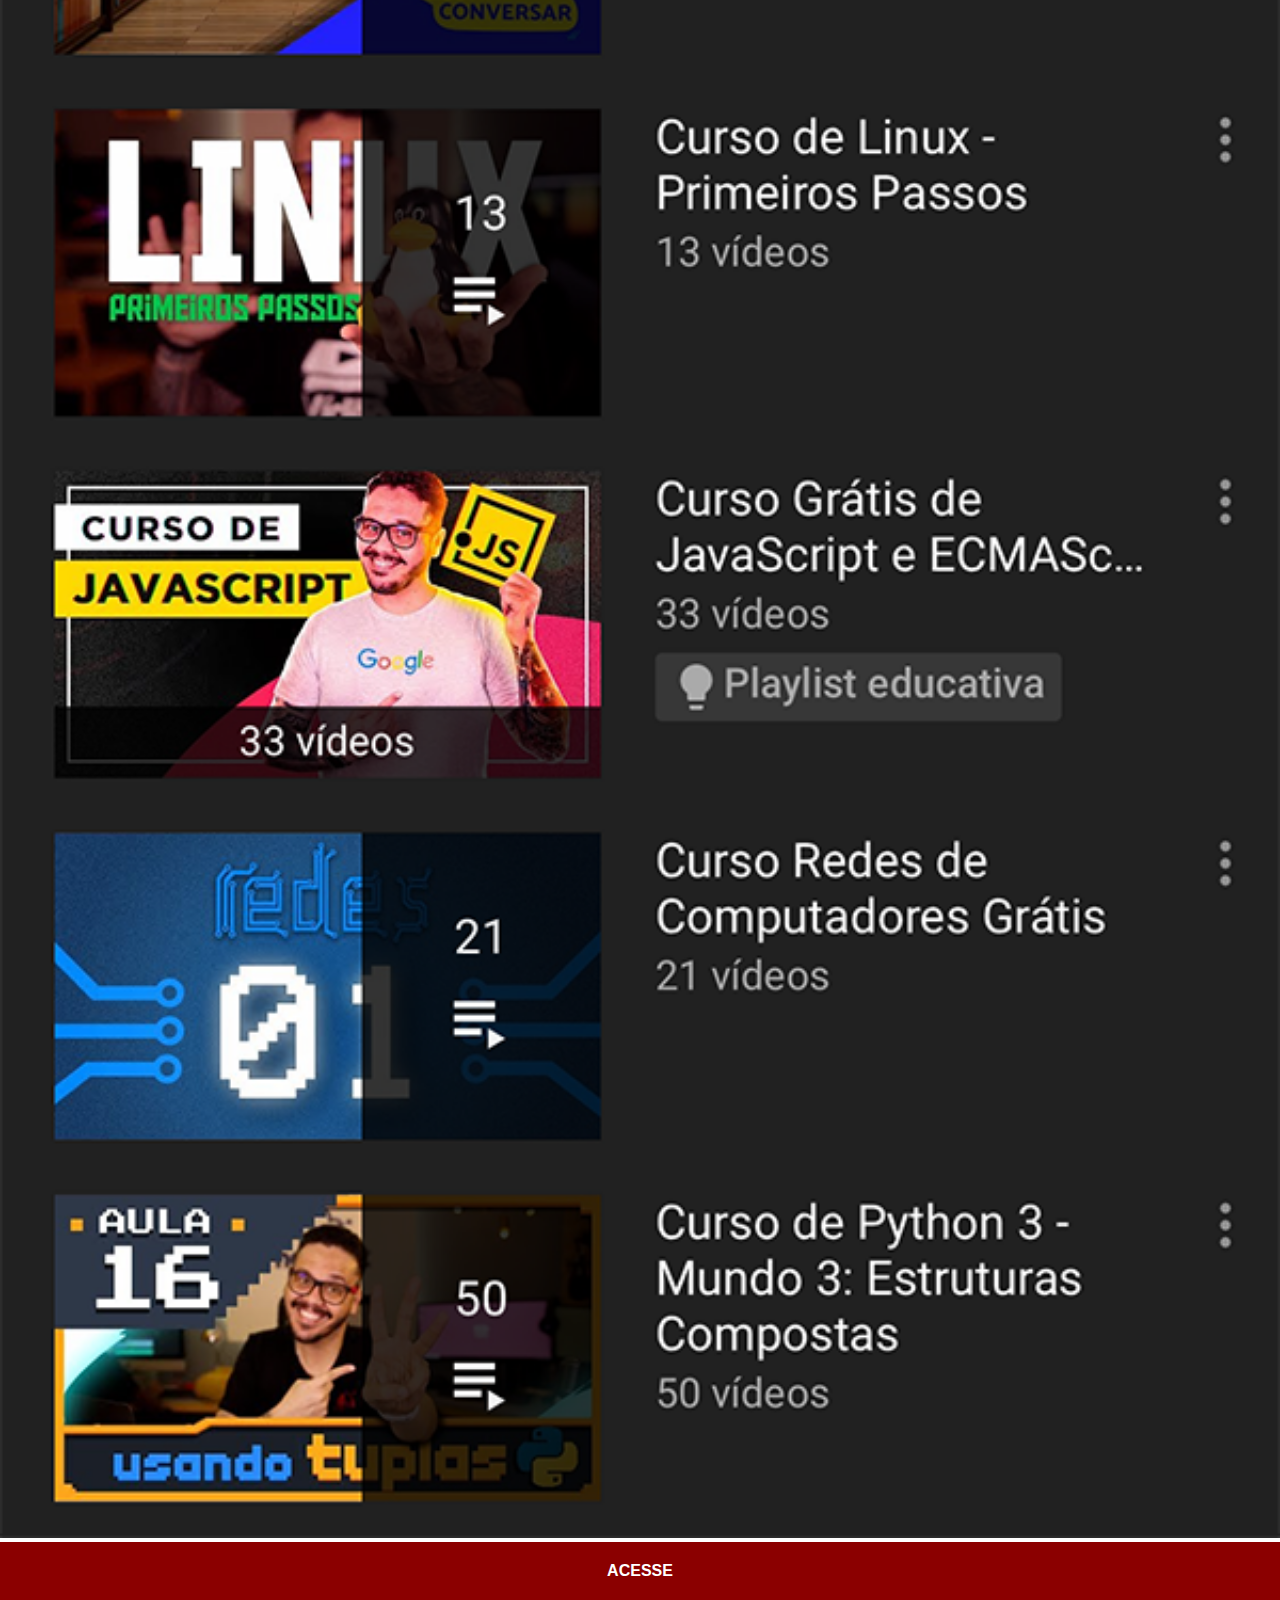
<file: youtube.html>
<!DOCTYPE html>
<html lang="pt-br">
<head>
    <meta charset="UTF-8">
    <meta http-equiv="X-UA-Compatible" content="IE=edge">
    <meta name="viewport" content="width=device-width, initial-scale=1.0">
    <title>Youtube</title>
    <link rel="stylesheet" href="estilos/social.css">
</head>
<body>
    <img src="imagens/tela-youtube.png" alt="Youtube">
    <a href="https://www.youtube.com/c/CursoemV%C3%ADdeo" target="_blank">ACESSE</a>
</body>
</html>
</file>
<file: estilos/style.css>
@charset "UTF-8";

* {
    padding: 0px;
    margin: 0px;
    font-family: Arial, Helvetica, sans-serif;
}

html, body {
    height: 100vh;
    width: 100vw;
    background-color: black;
}

body {
    background-image: url(../imagens/fundo-madeira.jpg);
    background-repeat: no-repeat;
    background-position: top center;
    background-size: cover;
    background-attachment: fixed;
}

main {
    position: relative;
    height: 100vh;
}

section#telefone {
    position: absolute;
    top: 50%;
    left: 50%;
    transform: translate(-50%, -50%);

    height: 627px;
    width: 311px;
    background-image: url(../imagens/frame-iphone.png);
    background-repeat: no-repeat;
}

iframe#tela {
    position: relative;
    top: 80px;
    left: 22px;
    width: 267px;
    height: 471px;
}

section#redes-socias {
    text-align: right;
}

section#redes-socias img {
    width: 50px;
    margin: 10px;
    border-radius: 50%;
    box-shadow: 2px 2px 5px rgba(0, 0, 0, 0.5);
    box-sizing: border-box;
}

section#redes-socias img:hover {
    border: 2px solid rgba(255, 255, 255, 0.6);
    transform: translate(-3px, -3px);
    box-shadow: 5px 5px 10px rgba(0, 0, 0, 0.6);
    transition: transform .3s;
}
</file>
<file: estilos/social.css>
@charset "UTF-8";

* {
    padding: 0px;
    margin: 0px;
    font-family: Arial, Helvetica, sans-serif;
}

::-webkit-scrollbar {
    width: 0px;
    height: 0px;
}

img {
    width: 100vw;

}

a {
    display: block;
    background-color: darkred;
    padding: 20px;
    text-align: center;
    font-weight: bolder;
    text-decoration: none;
    color: white;
}

a:hover {
    background-color: red;
}
</file>
